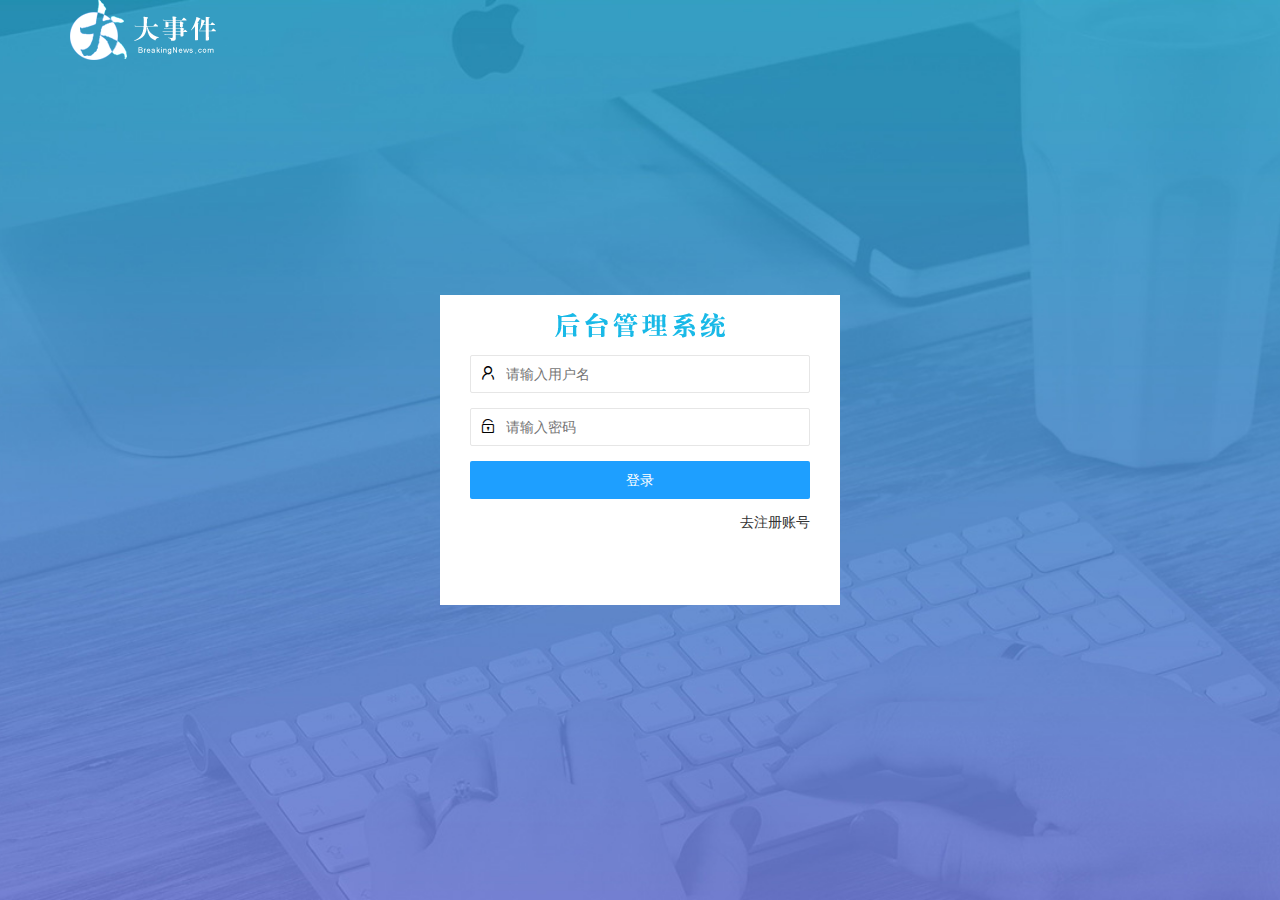
<file: login.html>
<!DOCTYPE html>
<html lang="en">
<head>
  <meta charset="UTF-8">
  <meta name="viewport" content="width=device-width, initial-scale=1.0">
  <title>大事件</title>
  <link rel="stylesheet" href="/assets/lib/layui/css/layui.css">
  <link rel="stylesheet" href="/assets/css/login.css">
  <script src="/assets/lib/layui/layui.all.js"></script>
</head>
<body>
  <!-- 顶部logo -->
  <div class="layui-main">
      <img src="/assets/images/logo.png">
  </div>
  <!-- 登录注册框 -->
  <div class="loginAndRegBox">
    <!-- 标题 -->
    <div class="title-box"></div>
    <!-- 登录框 -->
    <div class="login-box">
      <form class="layui-form form" action="" id="form_login">
        <div class="layui-form-item">
          <i class="layui-icon loginUsernameIcon">&#xe66f;</i>   
          <input type="text" name="username" required  lay-verify="required" placeholder="请输入用户名" autocomplete="off" class="layui-input">
        </div>
        <div class="layui-form-item">
          <i class="layui-icon loginUsernameIcon">&#xe673;</i> 
          <input type="password" name="password" required  lay-verify="required|pwd" placeholder="请输入密码" autocomplete="off" class="layui-input">
        </div>
        <div class="layui-form-item">
          <button type="submit" class="layui-btn layui-btn-normal layui-btn-fluid" lay-submit>登录</button>
        </div>
        <div class="layui-form-item links">
          <a href="javascript:;" id="link_reg">去注册账号</a>
        </div>
      </form>
    </div>
    <!-- 注册框 -->
    <div clayui-formlass="reg-box" class="reg-box">
      <form class="layui-form form" action="" id="form_reg">
        <div class="layui-form-item">
          <i class="layui-icon loginUsernameIcon">&#xe66f;</i>   
          <input type="text" name="username" required  lay-verify="required" placeholder="请输入用户名" autocomplete="off" class="layui-input">
        </div>
        <div class="layui-form-item">
          <i class="layui-icon loginUsernameIcon">&#xe673;</i> 
          <input type="password" name="password" required  lay-verify="required|pwd" placeholder="请输入密码" autocomplete="off" class="layui-input">
        </div>
        <div class="layui-form-item">
          <i class="layui-icon loginUsernameIcon">&#xe673;</i> 
          <input type="password" name="repassword" required  lay-verify="required|pwd|repwd" placeholder="再次确认密码" autocomplete="off" class="layui-input">
        </div>
        <div class="layui-form-item">
          <button type="submit" class="layui-btn layui-btn-normal layui-btn-fluid" lay-submit>注册</button>
        </div>
        <div class="layui-form-item links">
          <a href="javascript:;" id="link_login">去登录</a>
        </div>
      </form>
    </div>
  </div>
</body>
<script src="./assets/lib/jquery.js"></script>
<script src="./assets/js/baseAPI.js"></script>
<script src="./assets/js/login.js"></script>
</html>
</file>
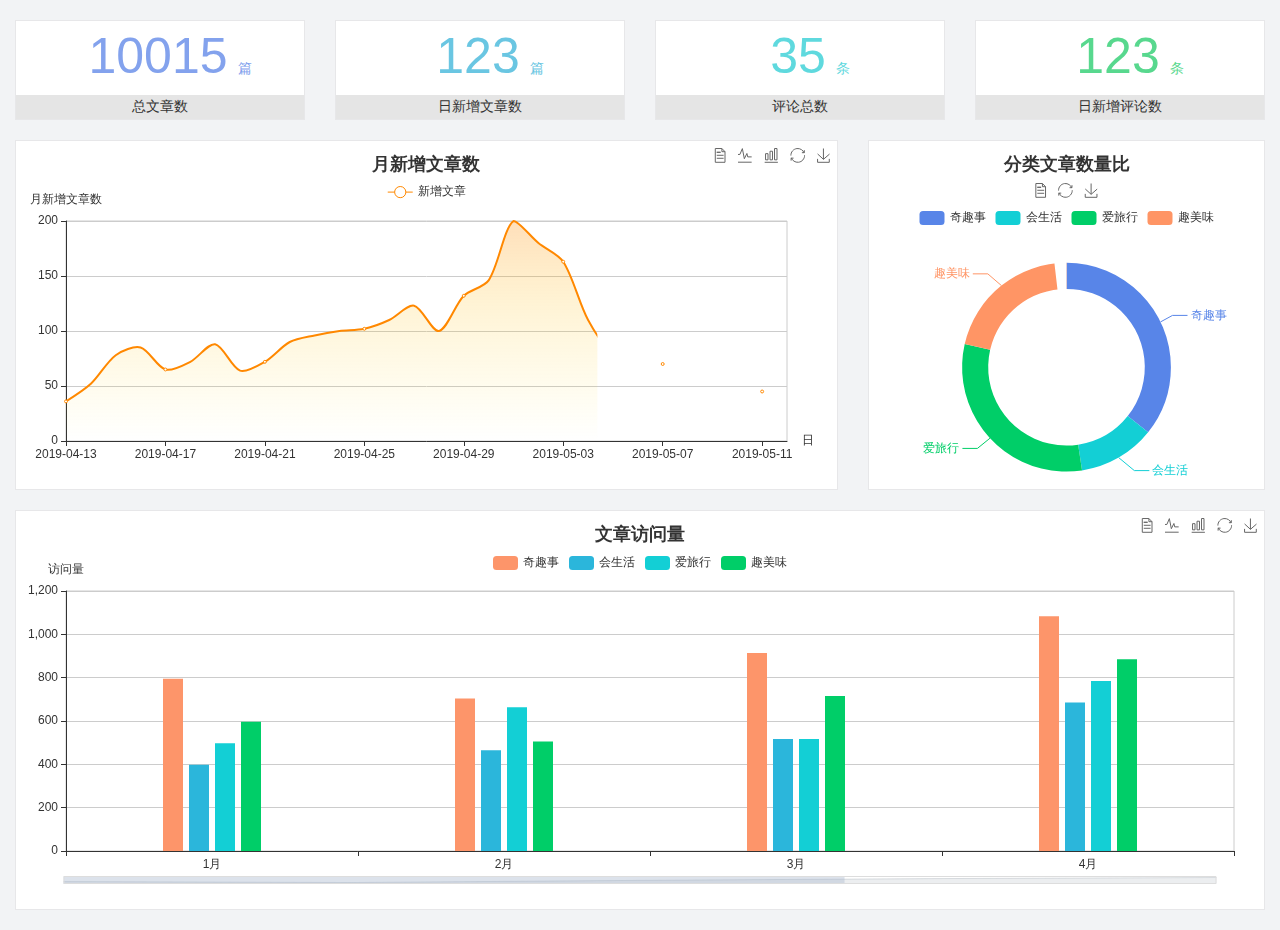
<file: home/dashboard.html>
<!DOCTYPE html>
<html lang="en">

<head>
  <meta charset="UTF-8">
  <meta name="viewport" content="width=device-width, initial-scale=1.0">
  <meta http-equiv="X-UA-Compatible" content="ie=edge">
  <title>图表统计</title>
  <link rel="stylesheet" href="../../assets/lib/bootstrap.css" />
  <link rel="stylesheet" href="../../assets/lib/main.css" />
  <script src="../../assets/lib/jquery.js"></script>
  <script type="text/javascript" src="../../assets/lib/echarts.min.js"></script>
</head>

<body>
  <div class="container-fluid">
    <div class="row spannel_list">
      <div class="col-sm-3 col-xs-6">
        <div class="spannel">
          <em>10015</em><span>篇</span>
          <b>总文章数</b>
        </div>
      </div>
      <div class="col-sm-3 col-xs-6">
        <div class="spannel scolor01">
          <em>123</em><span>篇</span>
          <b>日新增文章数</b>
        </div>
      </div>
      <div class="col-sm-3 col-xs-6">
        <div class="spannel scolor02">
          <em>35</em><span>条</span>
          <b>评论总数</b>
        </div>
      </div>
      <div class="col-sm-3 col-xs-6">
        <div class="spannel scolor03">
          <em>123</em><span>条</span>
          <b>日新增评论数</b>
        </div>
      </div>
    </div>
  </div>

  <div class="container-fluid">
    <div class="row curve-pie">
      <div class="col-lg-8 col-md-8">
        <div class="gragh_pannel" id="curve_show"></div>
      </div>
      <div class="col-lg-4 col-md-4">
        <div class="gragh_pannel" id="pie_show"></div>
      </div>
    </div>
  </div>

  <div class="container-fluid">
    <div class="column_pannel" id="column_show"></div>
  </div>

  <script>
    var oChart = echarts.init(document.getElementById('curve_show'));
    var aList_all = [
      { 'count': 36, 'date': '2019-04-13' },
      { 'count': 52, 'date': '2019-04-14' },
      { 'count': 78, 'date': '2019-04-15' },
      { 'count': 85, 'date': '2019-04-16' },
      { 'count': 65, 'date': '2019-04-17' },
      { 'count': 72, 'date': '2019-04-18' },
      { 'count': 88, 'date': '2019-04-19' },
      { 'count': 64, 'date': '2019-04-20' },
      { 'count': 72, 'date': '2019-04-21' },
      { 'count': 90, 'date': '2019-04-22' },
      { 'count': 96, 'date': '2019-04-23' },
      { 'count': 100, 'date': '2019-04-24' },
      { 'count': 102, 'date': '2019-04-25' },
      { 'count': 110, 'date': '2019-04-26' },
      { 'count': 123, 'date': '2019-04-27' },
      { 'count': 100, 'date': '2019-04-28' },
      { 'count': 132, 'date': '2019-04-29' },
      { 'count': 146, 'date': '2019-04-30' },
      { 'count': 200, 'date': '2019-05-01' },
      { 'count': 180, 'date': '2019-05-02' },
      { 'count': 163, 'date': '2019-05-03' },
      { 'count': 110, 'date': '2019-05-04' },
      { 'count': 80, 'date': '2019-05-05' },
      { 'count': 82, 'date': '2019-05-06' },
      { 'count': 70, 'date': '2019-05-07' },
      { 'count': 65, 'date': '2019-05-08' },
      { 'count': 54, 'date': '2019-05-09' },
      { 'count': 40, 'date': '2019-05-10' },
      { 'count': 45, 'date': '2019-05-11' },
      { 'count': 38, 'date': '2019-05-12' },
    ];

    let aCount = [];
    let aDate = [];

    for (var i = 0; i < aList_all.length; i++) {
      aCount.push(aList_all[i].count);
      aDate.push(aList_all[i].date);
    }

    var chartopt = {
      title: {
        text: '月新增文章数',
        left: 'center',
        top: '10'
      },
      tooltip: {
        trigger: 'axis'
      },
      legend: {
        data: ['新增文章'],
        top: '40'
      },
      toolbox: {
        show: true,
        feature: {
          mark: { show: true },
          dataView: { show: true, readOnly: false },
          magicType: { show: true, type: ['line', 'bar'] },
          restore: { show: true },
          saveAsImage: { show: true }
        }
      },
      calculable: true,
      xAxis: [
        {
          name: '日',
          type: 'category',
          boundaryGap: false,
          data: aDate
        }
      ],
      yAxis: [
        {
          name: '月新增文章数',
          type: 'value'
        }
      ],
      series: [
        {
          name: '新增文章',
          type: 'line',
          smooth: true,
          itemStyle: { normal: { areaStyle: { type: 'default' }, color: '#f80' }, lineStyle: { color: '#f80' } },
          data: aCount
        }],
      areaStyle: {
        normal: {
          color: new echarts.graphic.LinearGradient(0, 0, 0, 1, [{
            offset: 0,
            color: 'rgba(255,136,0,0.39)'
          }, {
            offset: .34,
            color: 'rgba(255,180,0,0.25)'
          }, {
            offset: 1,
            color: 'rgba(255,222,0,0.00)'
          }])

        }
      },
      grid: {
        show: true,
        x: 50,
        x2: 50,
        y: 80,
        height: 220
      }
    };

    oChart.setOption(chartopt);


    var oPie = echarts.init(document.getElementById('pie_show'));
    var oPieopt =
    {
      title: {
        top: 10,
        text: '分类文章数量比',
        x: 'center'
      },
      tooltip: {
        trigger: 'item',
        formatter: "{a} <br/>{b} : {c} ({d}%)"
      },
      color: ['#5885e8', '#13cfd5', '#00ce68', '#ff9565'],
      legend: {
        x: 'center',
        top: 65,
        data: ['奇趣事', '会生活', '爱旅行', '趣美味']
      },
      toolbox: {
        show: true,
        x: 'center',
        top: 35,
        feature: {
          mark: { show: true },
          dataView: { show: true, readOnly: false },
          magicType: {
            show: true,
            type: ['pie', 'funnel'],
            option: {
              funnel: {
                x: '25%',
                width: '50%',
                funnelAlign: 'left',
                max: 1548
              }
            }
          },
          restore: { show: true },
          saveAsImage: { show: true }
        }
      },
      calculable: true,
      series: [
        {
          name: '访问来源',
          type: 'pie',
          radius: ['45%', '60%'],
          center: ['50%', '65%'],
          data: [
            { value: 300, name: '奇趣事' },
            { value: 100, name: '会生活' },
            { value: 260, name: '爱旅行' },
            { value: 180, name: '趣美味' }
          ]
        }
      ]
    };
    oPie.setOption(oPieopt);



    var oColumn = this.echarts.init(document.getElementById('column_show'));
    var oColumnopt =
    {
      title: {
        text: '文章访问量',
        left: 'center',
        top: '10'
      },
      tooltip: {
        trigger: 'axis'
      },
      legend: {
        data: ['奇趣事', '会生活', '爱旅行', '趣美味'],
        top: '40'
      },
      toolbox: {
        show: true,
        feature: {
          mark: { show: true },
          dataView: { show: true, readOnly: false },
          magicType: { show: true, type: ['line', 'bar'] },
          restore: { show: true },
          saveAsImage: { show: true }
        }
      },
      calculable: true,
      xAxis: [
        {
          type: 'category',
          data: ['1月', '2月', '3月', '4月', '5月']
        }
      ],
      yAxis: [
        {
          name: '访问量',
          type: 'value'
        }
      ],
      series: [
        {
          name: '奇趣事',
          type: 'bar',
          barWidth: 20,
          itemStyle: {
            normal: { areaStyle: { type: 'default' }, color: '#fd956a' }
          },
          data: [800, 708, 920, 1090, 1200]
        },
        {
          name: '会生活',
          type: 'bar',
          barWidth: 20,
          itemStyle: {
            normal: { areaStyle: { type: 'default' }, color: '#2bb6db' }
          },
          data: [400, 468, 520, 690, 800]
        },
        {
          name: '爱旅行',
          type: 'bar',
          barWidth: 20,
          itemStyle: {
            normal: { areaStyle: { type: 'default' }, color: '#13cfd5' }
          },
          data: [500, 668, 520, 790, 900]
        },
        {
          name: '趣美味',
          type: 'bar',
          barWidth: 20,
          itemStyle: {
            normal: { areaStyle: { type: 'default' }, color: '#00ce68' }
          },
          data: [600, 508, 720, 890, 1000]
        }
      ],
      grid: {
        show: true,
        x: 50,
        x2: 30,
        y: 80,
        height: 260
      },
      dataZoom: [//给x轴设置滚动条
        {
          start: 0,//默认为0
          end: 100 - 1000 / 31,//默认为100
          type: 'slider',
          show: true,
          xAxisIndex: [0],
          handleSize: 0,//滑动条的 左右2个滑动条的大小
          height: 8,//组件高度
          left: 45, //左边的距离
          right: 50,//右边的距离
          bottom: 26,//右边的距离
          handleColor: '#ddd',//h滑动图标的颜色
          handleStyle: {
            borderColor: "#cacaca",
            borderWidth: "1",
            shadowBlur: 2,
            background: "#ddd",
            shadowColor: "#ddd",
          }
        }]
    };
    oColumn.setOption(oColumnopt);
  </script>
</body>

</html>
</file>
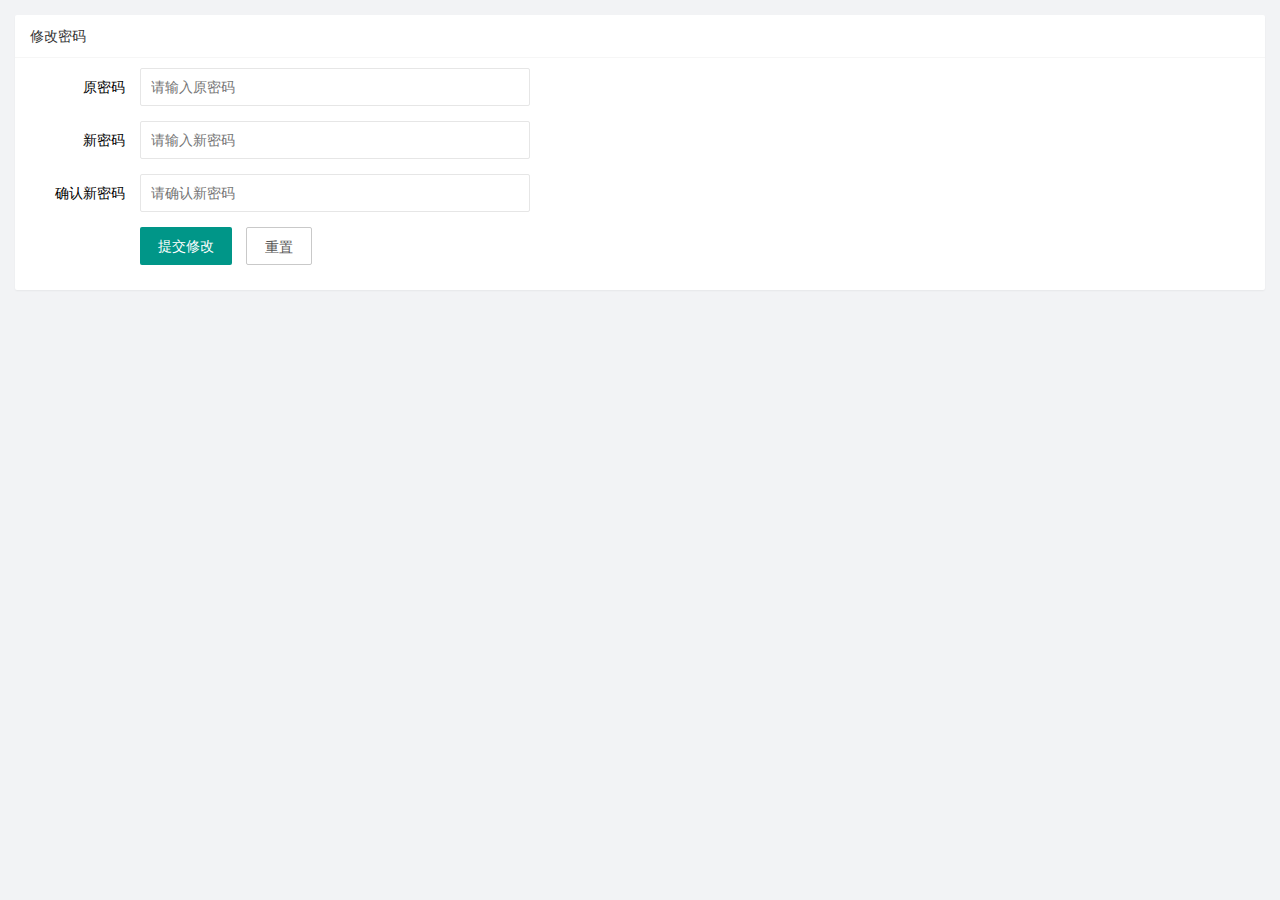
<file: user/repwd.html>
<!DOCTYPE html>
<html lang="en">
<head>
  <meta charset="UTF-8">
  <meta name="viewport" content="width=device-width, initial-scale=1.0">
  <title>Document</title>
  <link rel="stylesheet" href="/assets/lib/layui/css/layui.css">
  <link rel="stylesheet" href="/assets/css/user/repwd.css">
</head>
<body>
  <div class="layui-card">
    <!-- 标题 -->
    <div class="layui-card-header">修改密码</div>
    <div class="layui-card-body">
      <!-- 表单 -->
      <form class="layui-form" lay-filter="userInfo">
        <input type="hidden" name="id">
        <div class="layui-form-item">
          <label class="layui-form-label">原密码</label>
          <div class="layui-input-block">
            <input type="password" name="oldPwd" required  lay-verify="required|pass" placeholder="请输入原密码" autocomplete="off" class="layui-input">
          </div>
        </div>
        <div class="layui-form-item">
          <label class="layui-form-label">新密码</label>
          <div class="layui-input-block">
            <input type="password" name="newPwd" required  lay-verify="required|pass|samePwd" placeholder="请输入新密码" autocomplete="off" class="layui-input">
          </div>
        </div>
        <div class="layui-form-item">
          <label class="layui-form-label">确认新密码
          </label>
          <div class="layui-input-block">
            <input type="password" name="" required  lay-verify="required|rePwd" placeholder="请确认新密码
            " autocomplete="off" class="layui-input">
          </div>
        </div>
        <div class="layui-form-item">
          <div class="layui-input-block">
            <button type="submit" class="layui-btn" lay-submit lay-filter="formDemo">提交修改</button>
            <button type="reset" class="layui-btn layui-btn-primary">重置</button>
          </div>
        </div>
     </form>
    </div>
  </div>
</body>
<script src="/assets/lib/layui/layui.all.js"></script>
<script src="/assets/lib/jquery.js"></script>
<script src="/assets/js/baseAPI.js"></script>
<script src="/assets/js/user/repwd.js"></script>
</html>
</file>
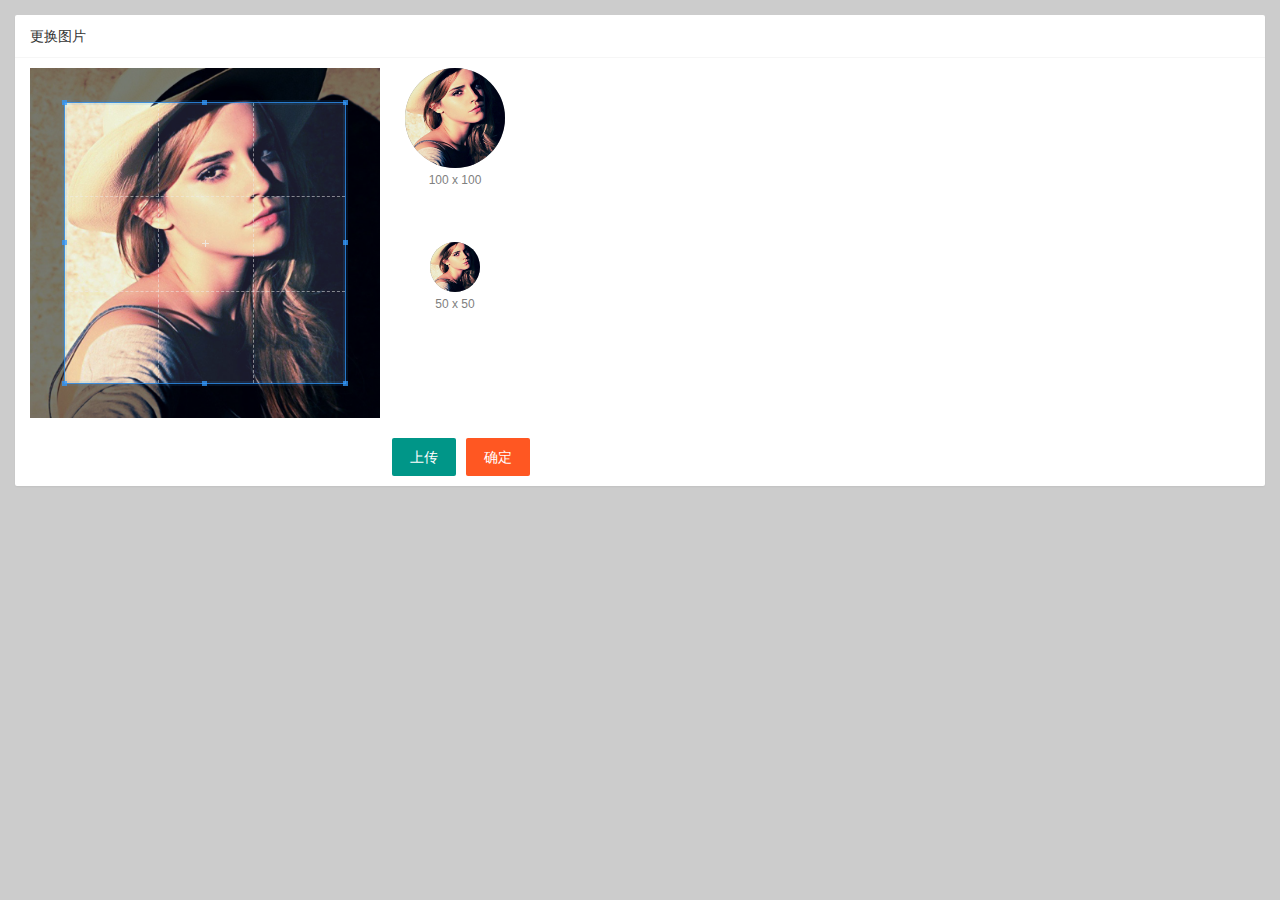
<file: user/userAvatar.html>
<!DOCTYPE html>
<html lang="en">
<head>
  <meta charset="UTF-8">
  <meta name="viewport" content="width=device-width, initial-scale=1.0">
  <title>Document</title>
  <link rel="stylesheet" href="/assets/lib/layui/css/layui.css">
  <link rel="stylesheet" href="/assets/lib/cropper/cropper.css" />
  <link rel="stylesheet" href="/assets/css/user/userAvatar.css">
</head>
<body>
  <div class="layui-card">
    <div class="layui-card-header">更换图片</div>
    <div class="layui-card-body">
      <!-- 第一行的图片裁剪和预览区域 -->
  <div class="row1">
    <!-- 图片裁剪区域 -->
    <div class="cropper-box">
      <!-- 这个 img 标签很重要，将来会把它初始化为裁剪区域 -->
      <img id="image" src="/assets/images/sample.jpg" />
    </div>
    <!-- 图片的预览区域 -->
    <div class="preview-box">
      <div>
        <!-- 宽高为 100px 的预览区域 -->
        <div class="img-preview w100"></div>
        <p class="size">100 x 100</p>
      </div>
      <div>
        <!-- 宽高为 50px 的预览区域 -->
        <div class="img-preview w50"></div>
        <p class="size">50 x 50</p>
      </div>
    </div>
  </div>

  <!-- 第二行的按钮区域 -->
  <div class="row2">
    <input type="file" id="file" accept="image/png,image/jpeg" />
    <button type="button" class="layui-btn" id="upload">上传</button>
    <button type="button" class="layui-btn layui-btn-danger" id="confirm">确定</button>
  </div>
    </div>
  </div>
</body>
<script src="/assets/lib/jquery.js"></script>
<script src="/assets/js/baseAPI.js"></script>
<script src="/assets/lib/layui/layui.all.js"></script>
<script src="/assets/lib/cropper/Cropper.js"></script>
<script src="/assets/lib/cropper/jquery-cropper.js"></script>
<script src="/assets/js/user/userAvatar.js"></script>
</html>
</file>
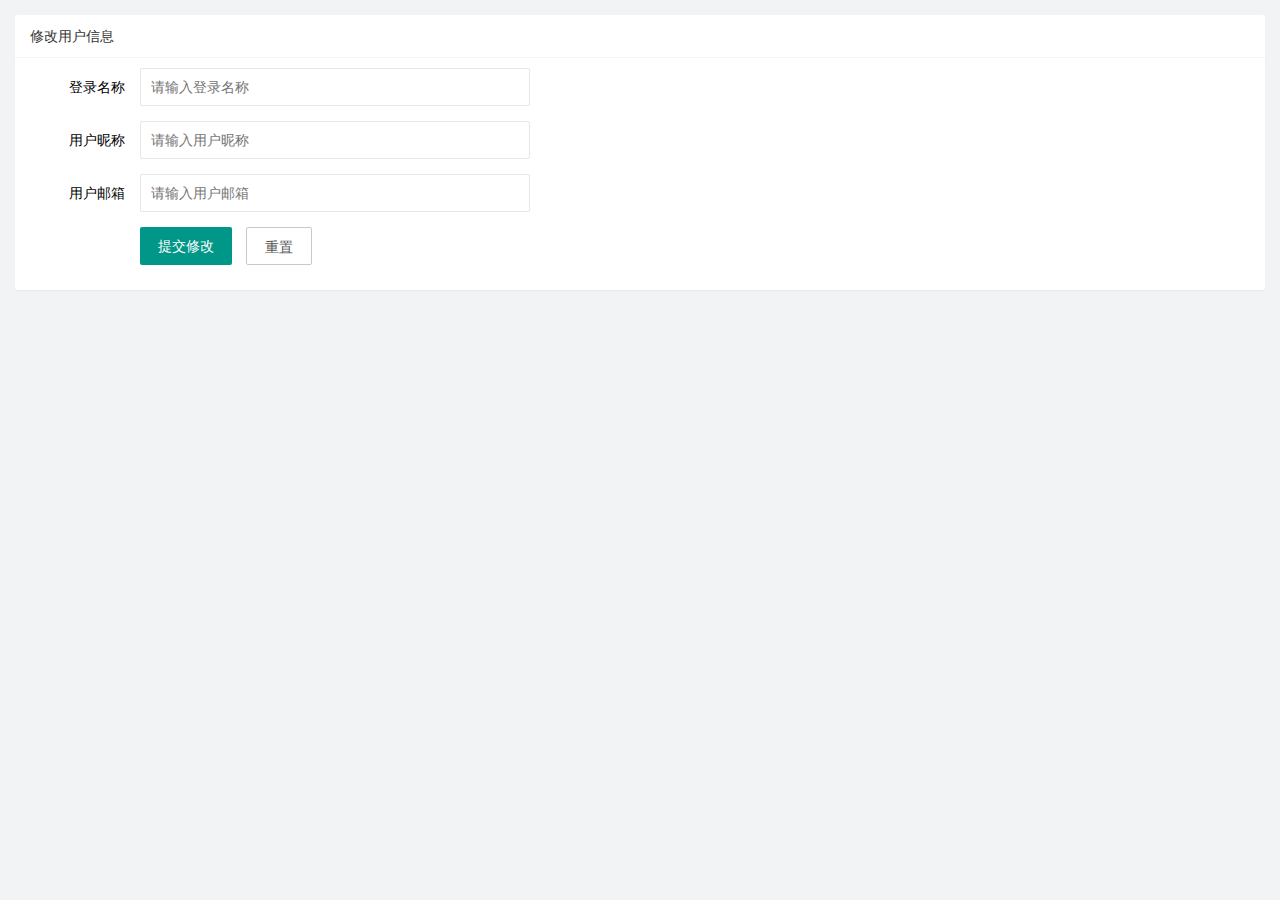
<file: user/userInfo.html>
<!DOCTYPE html>
<html lang="en">
<head>
  <meta charset="UTF-8">
  <meta name="viewport" content="width=device-width, initial-scale=1.0">
  <title>Document</title>
  <link rel="stylesheet" href="/assets/lib/layui/css/layui.css">
  <link rel="stylesheet" href="/assets/css/user/userInfo.css">
</head>
<body>
  <div class="layui-card">
    <!-- 标题 -->
    <div class="layui-card-header">修改用户信息</div>
    <div class="layui-card-body">
      <!-- 表单 -->
      <form class="layui-form" lay-filter="userInfo">
        <input type="hidden" name="id">
        <div class="layui-form-item">
          <label class="layui-form-label">登录名称</label>
          <div class="layui-input-block">
            <input readonly type="text" name="username" required  lay-verify="required" placeholder="请输入登录名称" autocomplete="off" class="layui-input">
          </div>
        </div>
        <div class="layui-form-item">
          <label class="layui-form-label">用户昵称</label>
          <div class="layui-input-block">
            <input type="text" name="nickname" required  lay-verify="required|nickname" placeholder="请输入用户昵称" autocomplete="off" class="layui-input">
          </div>
        </div>
        <div class="layui-form-item">
          <label class="layui-form-label">用户邮箱
          </label>
          <div class="layui-input-block">
            <input type="text" name="email" required  lay-verify="required|email" placeholder="请输入用户邮箱
            " autocomplete="off" class="layui-input">
          </div>
        </div>
        <div class="layui-form-item">
          <div class="layui-input-block">
            <button type="submit" class="layui-btn" lay-submit lay-filter="formDemo">提交修改</button>
            <button type="reset" class="layui-btn layui-btn-primary" id="resetInfo">重置</button>
          </div>
        </div>
     </form>
    </div>
  </div>
</body>
<script src="/assets/lib/layui/layui.all.js"></script>
<script src="/assets/lib/jquery.js"></script>
<script src="/assets/js/baseAPI.js"></script>
<script src="/assets/js/user/userInfo.js"></script>
</html>
</file>
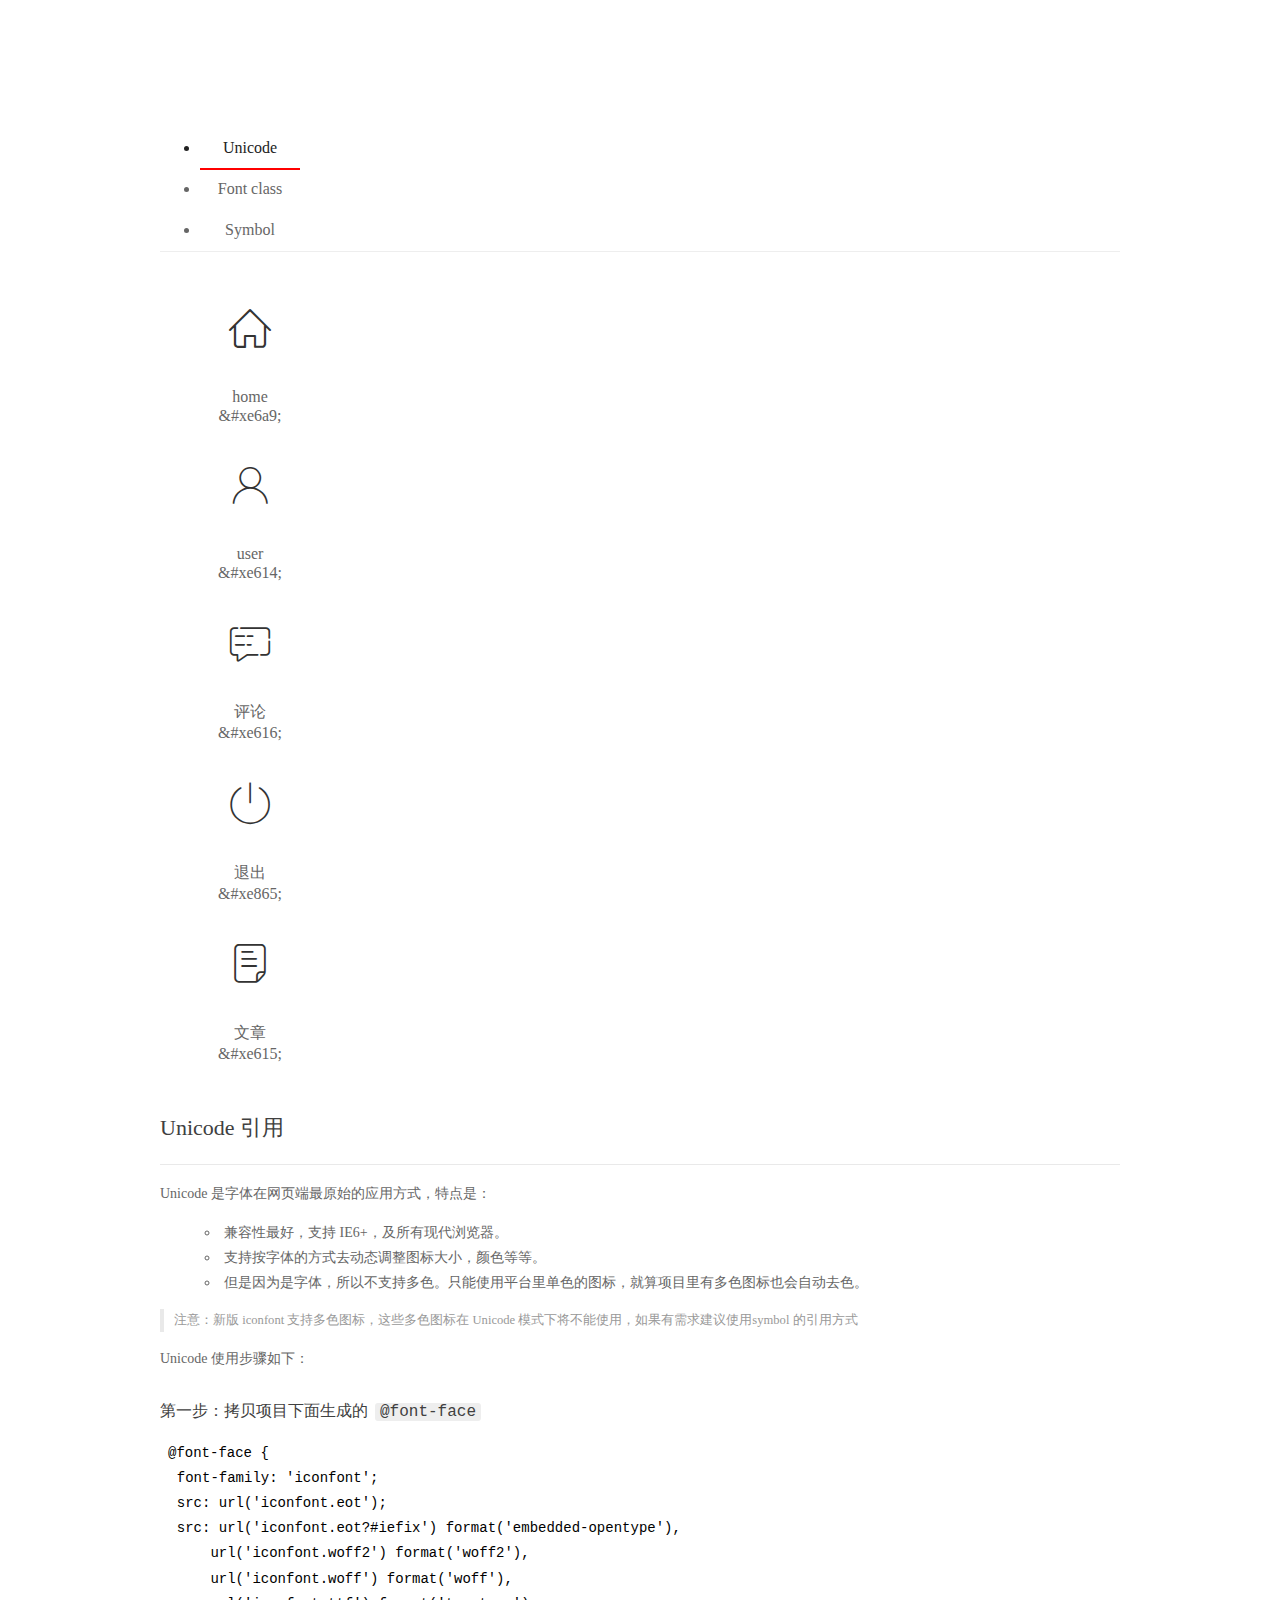
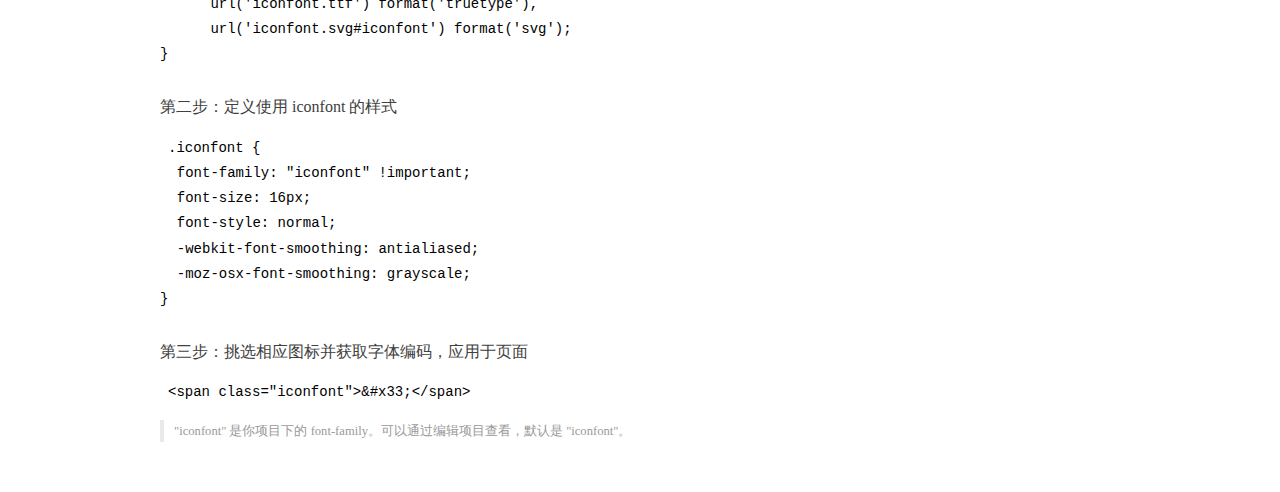
<file: assets/fonts/demo_index.html>
<!DOCTYPE html>
<html>
<head>
  <meta charset="utf-8"/>
  <title>IconFont Demo</title>
  <link rel="shortcut icon" href="https://gtms04.alicdn.com/tps/i4/TB1_oz6GVXXXXaFXpXXJDFnIXXX-64-64.ico" type="image/x-icon"/>
  <link rel="stylesheet" href="https://g.alicdn.com/thx/cube/1.3.2/cube.min.css">
  <link rel="stylesheet" href="demo.css">
  <link rel="stylesheet" href="iconfont.css">
  <script src="iconfont.js"></script>
  <!-- jQuery -->
  <script src="https://a1.alicdn.com/oss/uploads/2018/12/26/7bfddb60-08e8-11e9-9b04-53e73bb6408b.js"></script>
  <!-- 代码高亮 -->
  <script src="https://a1.alicdn.com/oss/uploads/2018/12/26/a3f714d0-08e6-11e9-8a15-ebf944d7534c.js"></script>
</head>
<body>
  <div class="main">
    <h1 class="logo"><a href="https://www.iconfont.cn/" title="iconfont 首页" target="_blank">&#xe86b;</a></h1>
    <div class="nav-tabs">
      <ul id="tabs" class="dib-box">
        <li class="dib active"><span>Unicode</span></li>
        <li class="dib"><span>Font class</span></li>
        <li class="dib"><span>Symbol</span></li>
      </ul>
      
    </div>
    <div class="tab-container">
      <div class="content unicode" style="display: block;">
          <ul class="icon_lists dib-box">
          
            <li class="dib">
              <span class="icon iconfont">&#xe6a9;</span>
                <div class="name">home</div>
                <div class="code-name">&amp;#xe6a9;</div>
              </li>
          
            <li class="dib">
              <span class="icon iconfont">&#xe614;</span>
                <div class="name">user</div>
                <div class="code-name">&amp;#xe614;</div>
              </li>
          
            <li class="dib">
              <span class="icon iconfont">&#xe616;</span>
                <div class="name">评论</div>
                <div class="code-name">&amp;#xe616;</div>
              </li>
          
            <li class="dib">
              <span class="icon iconfont">&#xe865;</span>
                <div class="name">退出</div>
                <div class="code-name">&amp;#xe865;</div>
              </li>
          
            <li class="dib">
              <span class="icon iconfont">&#xe615;</span>
                <div class="name">文章</div>
                <div class="code-name">&amp;#xe615;</div>
              </li>
          
          </ul>
          <div class="article markdown">
          <h2 id="unicode-">Unicode 引用</h2>
          <hr>

          <p>Unicode 是字体在网页端最原始的应用方式，特点是：</p>
          <ul>
            <li>兼容性最好，支持 IE6+，及所有现代浏览器。</li>
            <li>支持按字体的方式去动态调整图标大小，颜色等等。</li>
            <li>但是因为是字体，所以不支持多色。只能使用平台里单色的图标，就算项目里有多色图标也会自动去色。</li>
          </ul>
          <blockquote>
            <p>注意：新版 iconfont 支持多色图标，这些多色图标在 Unicode 模式下将不能使用，如果有需求建议使用symbol 的引用方式</p>
          </blockquote>
          <p>Unicode 使用步骤如下：</p>
          <h3 id="-font-face">第一步：拷贝项目下面生成的 <code>@font-face</code></h3>
<pre><code class="language-css"
>@font-face {
  font-family: 'iconfont';
  src: url('iconfont.eot');
  src: url('iconfont.eot?#iefix') format('embedded-opentype'),
      url('iconfont.woff2') format('woff2'),
      url('iconfont.woff') format('woff'),
      url('iconfont.ttf') format('truetype'),
      url('iconfont.svg#iconfont') format('svg');
}
</code></pre>
          <h3 id="-iconfont-">第二步：定义使用 iconfont 的样式</h3>
<pre><code class="language-css"
>.iconfont {
  font-family: "iconfont" !important;
  font-size: 16px;
  font-style: normal;
  -webkit-font-smoothing: antialiased;
  -moz-osx-font-smoothing: grayscale;
}
</code></pre>
          <h3 id="-">第三步：挑选相应图标并获取字体编码，应用于页面</h3>
<pre>
<code class="language-html"
>&lt;span class="iconfont"&gt;&amp;#x33;&lt;/span&gt;
</code></pre>
          <blockquote>
            <p>"iconfont" 是你项目下的 font-family。可以通过编辑项目查看，默认是 "iconfont"。</p>
          </blockquote>
          </div>
      </div>
      <div class="content font-class">
        <ul class="icon_lists dib-box">
          
          <li class="dib">
            <span class="icon iconfont icon-home"></span>
            <div class="name">
              home
            </div>
            <div class="code-name">.icon-home
            </div>
          </li>
          
          <li class="dib">
            <span class="icon iconfont icon-user"></span>
            <div class="name">
              user
            </div>
            <div class="code-name">.icon-user
            </div>
          </li>
          
          <li class="dib">
            <span class="icon iconfont icon-pinglun"></span>
            <div class="name">
              评论
            </div>
            <div class="code-name">.icon-pinglun
            </div>
          </li>
          
          <li class="dib">
            <span class="icon iconfont icon-tuichu"></span>
            <div class="name">
              退出
            </div>
            <div class="code-name">.icon-tuichu
            </div>
          </li>
          
          <li class="dib">
            <span class="icon iconfont icon-16"></span>
            <div class="name">
              文章
            </div>
            <div class="code-name">.icon-16
            </div>
          </li>
          
        </ul>
        <div class="article markdown">
        <h2 id="font-class-">font-class 引用</h2>
        <hr>

        <p>font-class 是 Unicode 使用方式的一种变种，主要是解决 Unicode 书写不直观，语意不明确的问题。</p>
        <p>与 Unicode 使用方式相比，具有如下特点：</p>
        <ul>
          <li>兼容性良好，支持 IE8+，及所有现代浏览器。</li>
          <li>相比于 Unicode 语意明确，书写更直观。可以很容易分辨这个 icon 是什么。</li>
          <li>因为使用 class 来定义图标，所以当要替换图标时，只需要修改 class 里面的 Unicode 引用。</li>
          <li>不过因为本质上还是使用的字体，所以多色图标还是不支持的。</li>
        </ul>
        <p>使用步骤如下：</p>
        <h3 id="-fontclass-">第一步：引入项目下面生成的 fontclass 代码：</h3>
<pre><code class="language-html">&lt;link rel="stylesheet" href="./iconfont.css"&gt;
</code></pre>
        <h3 id="-">第二步：挑选相应图标并获取类名，应用于页面：</h3>
<pre><code class="language-html">&lt;span class="iconfont icon-xxx"&gt;&lt;/span&gt;
</code></pre>
        <blockquote>
          <p>"
            iconfont" 是你项目下的 font-family。可以通过编辑项目查看，默认是 "iconfont"。</p>
        </blockquote>
      </div>
      </div>
      <div class="content symbol">
          <ul class="icon_lists dib-box">
          
            <li class="dib">
                <svg class="icon svg-icon" aria-hidden="true">
                  <use xlink:href="#icon-home"></use>
                </svg>
                <div class="name">home</div>
                <div class="code-name">#icon-home</div>
            </li>
          
            <li class="dib">
                <svg class="icon svg-icon" aria-hidden="true">
                  <use xlink:href="#icon-user"></use>
                </svg>
                <div class="name">user</div>
                <div class="code-name">#icon-user</div>
            </li>
          
            <li class="dib">
                <svg class="icon svg-icon" aria-hidden="true">
                  <use xlink:href="#icon-pinglun"></use>
                </svg>
                <div class="name">评论</div>
                <div class="code-name">#icon-pinglun</div>
            </li>
          
            <li class="dib">
                <svg class="icon svg-icon" aria-hidden="true">
                  <use xlink:href="#icon-tuichu"></use>
                </svg>
                <div class="name">退出</div>
                <div class="code-name">#icon-tuichu</div>
            </li>
          
            <li class="dib">
                <svg class="icon svg-icon" aria-hidden="true">
                  <use xlink:href="#icon-16"></use>
                </svg>
                <div class="name">文章</div>
                <div class="code-name">#icon-16</div>
            </li>
          
          </ul>
          <div class="article markdown">
          <h2 id="symbol-">Symbol 引用</h2>
          <hr>

          <p>这是一种全新的使用方式，应该说这才是未来的主流，也是平台目前推荐的用法。相关介绍可以参考这篇<a href="">文章</a>
            这种用法其实是做了一个 SVG 的集合，与另外两种相比具有如下特点：</p>
          <ul>
            <li>支持多色图标了，不再受单色限制。</li>
            <li>通过一些技巧，支持像字体那样，通过 <code>font-size</code>, <code>color</code> 来调整样式。</li>
            <li>兼容性较差，支持 IE9+，及现代浏览器。</li>
            <li>浏览器渲染 SVG 的性能一般，还不如 png。</li>
          </ul>
          <p>使用步骤如下：</p>
          <h3 id="-symbol-">第一步：引入项目下面生成的 symbol 代码：</h3>
<pre><code class="language-html">&lt;script src="./iconfont.js"&gt;&lt;/script&gt;
</code></pre>
          <h3 id="-css-">第二步：加入通用 CSS 代码（引入一次就行）：</h3>
<pre><code class="language-html">&lt;style&gt;
.icon {
  width: 1em;
  height: 1em;
  vertical-align: -0.15em;
  fill: currentColor;
  overflow: hidden;
}
&lt;/style&gt;
</code></pre>
          <h3 id="-">第三步：挑选相应图标并获取类名，应用于页面：</h3>
<pre><code class="language-html">&lt;svg class="icon" aria-hidden="true"&gt;
  &lt;use xlink:href="#icon-xxx"&gt;&lt;/use&gt;
&lt;/svg&gt;
</code></pre>
          </div>
      </div>

    </div>
  </div>
  <script>
  $(document).ready(function () {
      $('.tab-container .content:first').show()

      $('#tabs li').click(function (e) {
        var tabContent = $('.tab-container .content')
        var index = $(this).index()

        if ($(this).hasClass('active')) {
          return
        } else {
          $('#tabs li').removeClass('active')
          $(this).addClass('active')

          tabContent.hide().eq(index).fadeIn()
        }
      })
    })
  </script>
</body>
</html>
</file>
<file: assets/lib/layui/css/layui.css>
/** layui-v2.5.5 MIT License By https://www.layui.com */
 .layui-inline,img{display:inline-block;vertical-align:middle}h1,h2,h3,h4,h5,h6{font-weight:400}.layui-edge,.layui-header,.layui-inline,.layui-main{position:relative}.layui-body,.layui-edge,.layui-elip{overflow:hidden}.layui-btn,.layui-edge,.layui-inline,img{vertical-align:middle}.layui-btn,.layui-disabled,.layui-icon,.layui-unselect{-moz-user-select:none;-webkit-user-select:none;-ms-user-select:none}.layui-elip,.layui-form-checkbox span,.layui-form-pane .layui-form-label{text-overflow:ellipsis;white-space:nowrap}.layui-breadcrumb,.layui-tree-btnGroup{visibility:hidden}blockquote,body,button,dd,div,dl,dt,form,h1,h2,h3,h4,h5,h6,input,li,ol,p,pre,td,textarea,th,ul{margin:0;padding:0;-webkit-tap-highlight-color:rgba(0,0,0,0)}a:active,a:hover{outline:0}img{border:none}li{list-style:none}table{border-collapse:collapse;border-spacing:0}h4,h5,h6{font-size:100%}button,input,optgroup,option,select,textarea{font-family:inherit;font-size:inherit;font-style:inherit;font-weight:inherit;outline:0}pre{white-space:pre-wrap;white-space:-moz-pre-wrap;white-space:-pre-wrap;white-space:-o-pre-wrap;word-wrap:break-word}body{line-height:24px;font:14px Helvetica Neue,Helvetica,PingFang SC,Tahoma,Arial,sans-serif}hr{height:1px;margin:10px 0;border:0;clear:both}a{color:#333;text-decoration:none}a:hover{color:#777}a cite{font-style:normal;*cursor:pointer}.layui-border-box,.layui-border-box *{box-sizing:border-box}.layui-box,.layui-box *{box-sizing:content-box}.layui-clear{clear:both;*zoom:1}.layui-clear:after{content:'\20';clear:both;*zoom:1;display:block;height:0}.layui-inline{*display:inline;*zoom:1}.layui-edge{display:inline-block;width:0;height:0;border-width:6px;border-style:dashed;border-color:transparent}.layui-edge-top{top:-4px;border-bottom-color:#999;border-bottom-style:solid}.layui-edge-right{border-left-color:#999;border-left-style:solid}.layui-edge-bottom{top:2px;border-top-color:#999;border-top-style:solid}.layui-edge-left{border-right-color:#999;border-right-style:solid}.layui-disabled,.layui-disabled:hover{color:#d2d2d2!important;cursor:not-allowed!important}.layui-circle{border-radius:100%}.layui-show{display:block!important}.layui-hide{display:none!important}@font-face{font-family:layui-icon;src:url(../font/iconfont.eot?v=250);src:url(../font/iconfont.eot?v=250#iefix) format('embedded-opentype'),url(../font/iconfont.woff2?v=250) format('woff2'),url(../font/iconfont.woff?v=250) format('woff'),url(../font/iconfont.ttf?v=250) format('truetype'),url(../font/iconfont.svg?v=250#layui-icon) format('svg')}.layui-icon{font-family:layui-icon!important;font-size:16px;font-style:normal;-webkit-font-smoothing:antialiased;-moz-osx-font-smoothing:grayscale}.layui-icon-reply-fill:before{content:"\e611"}.layui-icon-set-fill:before{content:"\e614"}.layui-icon-menu-fill:before{content:"\e60f"}.layui-icon-search:before{content:"\e615"}.layui-icon-share:before{content:"\e641"}.layui-icon-set-sm:before{content:"\e620"}.layui-icon-engine:before{content:"\e628"}.layui-icon-close:before{content:"\1006"}.layui-icon-close-fill:before{content:"\1007"}.layui-icon-chart-screen:before{content:"\e629"}.layui-icon-star:before{content:"\e600"}.layui-icon-circle-dot:before{content:"\e617"}.layui-icon-chat:before{content:"\e606"}.layui-icon-release:before{content:"\e609"}.layui-icon-list:before{content:"\e60a"}.layui-icon-chart:before{content:"\e62c"}.layui-icon-ok-circle:before{content:"\1005"}.layui-icon-layim-theme:before{content:"\e61b"}.layui-icon-table:before{content:"\e62d"}.layui-icon-right:before{content:"\e602"}.layui-icon-left:before{content:"\e603"}.layui-icon-cart-simple:before{content:"\e698"}.layui-icon-face-cry:before{content:"\e69c"}.layui-icon-face-smile:before{content:"\e6af"}.layui-icon-survey:before{content:"\e6b2"}.layui-icon-tree:before{content:"\e62e"}.layui-icon-upload-circle:before{content:"\e62f"}.layui-icon-add-circle:before{content:"\e61f"}.layui-icon-download-circle:before{content:"\e601"}.layui-icon-templeate-1:before{content:"\e630"}.layui-icon-util:before{content:"\e631"}.layui-icon-face-surprised:before{content:"\e664"}.layui-icon-edit:before{content:"\e642"}.layui-icon-speaker:before{content:"\e645"}.layui-icon-down:before{content:"\e61a"}.layui-icon-file:before{content:"\e621"}.layui-icon-layouts:before{content:"\e632"}.layui-icon-rate-half:before{content:"\e6c9"}.layui-icon-add-circle-fine:before{content:"\e608"}.layui-icon-prev-circle:before{content:"\e633"}.layui-icon-read:before{content:"\e705"}.layui-icon-404:before{content:"\e61c"}.layui-icon-carousel:before{content:"\e634"}.layui-icon-help:before{content:"\e607"}.layui-icon-code-circle:before{content:"\e635"}.layui-icon-water:before{content:"\e636"}.layui-icon-username:before{content:"\e66f"}.layui-icon-find-fill:before{content:"\e670"}.layui-icon-about:before{content:"\e60b"}.layui-icon-location:before{content:"\e715"}.layui-icon-up:before{content:"\e619"}.layui-icon-pause:before{content:"\e651"}.layui-icon-date:before{content:"\e637"}.layui-icon-layim-uploadfile:before{content:"\e61d"}.layui-icon-delete:before{content:"\e640"}.layui-icon-play:before{content:"\e652"}.layui-icon-top:before{content:"\e604"}.layui-icon-friends:before{content:"\e612"}.layui-icon-refresh-3:before{content:"\e9aa"}.layui-icon-ok:before{content:"\e605"}.layui-icon-layer:before{content:"\e638"}.layui-icon-face-smile-fine:before{content:"\e60c"}.layui-icon-dollar:before{content:"\e659"}.layui-icon-group:before{content:"\e613"}.layui-icon-layim-download:before{content:"\e61e"}.layui-icon-picture-fine:before{content:"\e60d"}.layui-icon-link:before{content:"\e64c"}.layui-icon-diamond:before{content:"\e735"}.layui-icon-log:before{content:"\e60e"}.layui-icon-rate-solid:before{content:"\e67a"}.layui-icon-fonts-del:before{content:"\e64f"}.layui-icon-unlink:before{content:"\e64d"}.layui-icon-fonts-clear:before{content:"\e639"}.layui-icon-triangle-r:before{content:"\e623"}.layui-icon-circle:before{content:"\e63f"}.layui-icon-radio:before{content:"\e643"}.layui-icon-align-center:before{content:"\e647"}.layui-icon-align-right:before{content:"\e648"}.layui-icon-align-left:before{content:"\e649"}.layui-icon-loading-1:before{content:"\e63e"}.layui-icon-return:before{content:"\e65c"}.layui-icon-fonts-strong:before{content:"\e62b"}.layui-icon-upload:before{content:"\e67c"}.layui-icon-dialogue:before{content:"\e63a"}.layui-icon-video:before{content:"\e6ed"}.layui-icon-headset:before{content:"\e6fc"}.layui-icon-cellphone-fine:before{content:"\e63b"}.layui-icon-add-1:before{content:"\e654"}.layui-icon-face-smile-b:before{content:"\e650"}.layui-icon-fonts-html:before{content:"\e64b"}.layui-icon-form:before{content:"\e63c"}.layui-icon-cart:before{content:"\e657"}.layui-icon-camera-fill:before{content:"\e65d"}.layui-icon-tabs:before{content:"\e62a"}.layui-icon-fonts-code:before{content:"\e64e"}.layui-icon-fire:before{content:"\e756"}.layui-icon-set:before{content:"\e716"}.layui-icon-fonts-u:before{content:"\e646"}.layui-icon-triangle-d:before{content:"\e625"}.layui-icon-tips:before{content:"\e702"}.layui-icon-picture:before{content:"\e64a"}.layui-icon-more-vertical:before{content:"\e671"}.layui-icon-flag:before{content:"\e66c"}.layui-icon-loading:before{content:"\e63d"}.layui-icon-fonts-i:before{content:"\e644"}.layui-icon-refresh-1:before{content:"\e666"}.layui-icon-rmb:before{content:"\e65e"}.layui-icon-home:before{content:"\e68e"}.layui-icon-user:before{content:"\e770"}.layui-icon-notice:before{content:"\e667"}.layui-icon-login-weibo:before{content:"\e675"}.layui-icon-voice:before{content:"\e688"}.layui-icon-upload-drag:before{content:"\e681"}.layui-icon-login-qq:before{content:"\e676"}.layui-icon-snowflake:before{content:"\e6b1"}.layui-icon-file-b:before{content:"\e655"}.layui-icon-template:before{content:"\e663"}.layui-icon-auz:before{content:"\e672"}.layui-icon-console:before{content:"\e665"}.layui-icon-app:before{content:"\e653"}.layui-icon-prev:before{content:"\e65a"}.layui-icon-website:before{content:"\e7ae"}.layui-icon-next:before{content:"\e65b"}.layui-icon-component:before{content:"\e857"}.layui-icon-more:before{content:"\e65f"}.layui-icon-login-wechat:before{content:"\e677"}.layui-icon-shrink-right:before{content:"\e668"}.layui-icon-spread-left:before{content:"\e66b"}.layui-icon-camera:before{content:"\e660"}.layui-icon-note:before{content:"\e66e"}.layui-icon-refresh:before{content:"\e669"}.layui-icon-female:before{content:"\e661"}.layui-icon-male:before{content:"\e662"}.layui-icon-password:before{content:"\e673"}.layui-icon-senior:before{content:"\e674"}.layui-icon-theme:before{content:"\e66a"}.layui-icon-tread:before{content:"\e6c5"}.layui-icon-praise:before{content:"\e6c6"}.layui-icon-star-fill:before{content:"\e658"}.layui-icon-rate:before{content:"\e67b"}.layui-icon-template-1:before{content:"\e656"}.layui-icon-vercode:before{content:"\e679"}.layui-icon-cellphone:before{content:"\e678"}.layui-icon-screen-full:before{content:"\e622"}.layui-icon-screen-restore:before{content:"\e758"}.layui-icon-cols:before{content:"\e610"}.layui-icon-export:before{content:"\e67d"}.layui-icon-print:before{content:"\e66d"}.layui-icon-slider:before{content:"\e714"}.layui-icon-addition:before{content:"\e624"}.layui-icon-subtraction:before{content:"\e67e"}.layui-icon-service:before{content:"\e626"}.layui-icon-transfer:before{content:"\e691"}.layui-main{width:1140px;margin:0 auto}.layui-header{z-index:1000;height:60px}.layui-header a:hover{transition:all .5s;-webkit-transition:all .5s}.layui-side{position:fixed;left:0;top:0;bottom:0;z-index:999;width:200px;overflow-x:hidden}.layui-side-scroll{position:relative;width:220px;height:100%;overflow-x:hidden}.layui-body{position:absolute;left:200px;right:0;top:0;bottom:0;z-index:998;width:auto;overflow-y:auto;box-sizing:border-box}.layui-layout-body{overflow:hidden}.layui-layout-admin .layui-header{background-color:#23262E}.layui-layout-admin .layui-side{top:60px;width:200px;overflow-x:hidden}.layui-layout-admin .layui-body{position:fixed;top:60px;bottom:44px}.layui-layout-admin .layui-main{width:auto;margin:0 15px}.layui-layout-admin .layui-footer{position:fixed;left:200px;right:0;bottom:0;height:44px;line-height:44px;padding:0 15px;background-color:#eee}.layui-layout-admin .layui-logo{position:absolute;left:0;top:0;width:200px;height:100%;line-height:60px;text-align:center;color:#009688;font-size:16px}.layui-layout-admin .layui-header .layui-nav{background:0 0}.layui-layout-left{position:absolute!important;left:200px;top:0}.layui-layout-right{position:absolute!important;right:0;top:0}.layui-container{position:relative;margin:0 auto;padding:0 15px;box-sizing:border-box}.layui-fluid{position:relative;margin:0 auto;padding:0 15px}.layui-row:after,.layui-row:before{content:'';display:block;clear:both}.layui-col-lg1,.layui-col-lg10,.layui-col-lg11,.layui-col-lg12,.layui-col-lg2,.layui-col-lg3,.layui-col-lg4,.layui-col-lg5,.layui-col-lg6,.layui-col-lg7,.layui-col-lg8,.layui-col-lg9,.layui-col-md1,.layui-col-md10,.layui-col-md11,.layui-col-md12,.layui-col-md2,.layui-col-md3,.layui-col-md4,.layui-col-md5,.layui-col-md6,.layui-col-md7,.layui-col-md8,.layui-col-md9,.layui-col-sm1,.layui-col-sm10,.layui-col-sm11,.layui-col-sm12,.layui-col-sm2,.layui-col-sm3,.layui-col-sm4,.layui-col-sm5,.layui-col-sm6,.layui-col-sm7,.layui-col-sm8,.layui-col-sm9,.layui-col-xs1,.layui-col-xs10,.layui-col-xs11,.layui-col-xs12,.layui-col-xs2,.layui-col-xs3,.layui-col-xs4,.layui-col-xs5,.layui-col-xs6,.layui-col-xs7,.layui-col-xs8,.layui-col-xs9{position:relative;display:block;box-sizing:border-box}.layui-col-xs1,.layui-col-xs10,.layui-col-xs11,.layui-col-xs12,.layui-col-xs2,.layui-col-xs3,.layui-col-xs4,.layui-col-xs5,.layui-col-xs6,.layui-col-xs7,.layui-col-xs8,.layui-col-xs9{float:left}.layui-col-xs1{width:8.33333333%}.layui-col-xs2{width:16.66666667%}.layui-col-xs3{width:25%}.layui-col-xs4{width:33.33333333%}.layui-col-xs5{width:41.66666667%}.layui-col-xs6{width:50%}.layui-col-xs7{width:58.33333333%}.layui-col-xs8{width:66.66666667%}.layui-col-xs9{width:75%}.layui-col-xs10{width:83.33333333%}.layui-col-xs11{width:91.66666667%}.layui-col-xs12{width:100%}.layui-col-xs-offset1{margin-left:8.33333333%}.layui-col-xs-offset2{margin-left:16.66666667%}.layui-col-xs-offset3{margin-left:25%}.layui-col-xs-offset4{margin-left:33.33333333%}.layui-col-xs-offset5{margin-left:41.66666667%}.layui-col-xs-offset6{margin-left:50%}.layui-col-xs-offset7{margin-left:58.33333333%}.layui-col-xs-offset8{margin-left:66.66666667%}.layui-col-xs-offset9{margin-left:75%}.layui-col-xs-offset10{margin-left:83.33333333%}.layui-col-xs-offset11{margin-left:91.66666667%}.layui-col-xs-offset12{margin-left:100%}@media screen and (max-width:768px){.layui-hide-xs{display:none!important}.layui-show-xs-block{display:block!important}.layui-show-xs-inline{display:inline!important}.layui-show-xs-inline-block{display:inline-block!important}}@media screen and (min-width:768px){.layui-container{width:750px}.layui-hide-sm{display:none!important}.layui-show-sm-block{display:block!important}.layui-show-sm-inline{display:inline!important}.layui-show-sm-inline-block{display:inline-block!important}.layui-col-sm1,.layui-col-sm10,.layui-col-sm11,.layui-col-sm12,.layui-col-sm2,.layui-col-sm3,.layui-col-sm4,.layui-col-sm5,.layui-col-sm6,.layui-col-sm7,.layui-col-sm8,.layui-col-sm9{float:left}.layui-col-sm1{width:8.33333333%}.layui-col-sm2{width:16.66666667%}.layui-col-sm3{width:25%}.layui-col-sm4{width:33.33333333%}.layui-col-sm5{width:41.66666667%}.layui-col-sm6{width:50%}.layui-col-sm7{width:58.33333333%}.layui-col-sm8{width:66.66666667%}.layui-col-sm9{width:75%}.layui-col-sm10{width:83.33333333%}.layui-col-sm11{width:91.66666667%}.layui-col-sm12{width:100%}.layui-col-sm-offset1{margin-left:8.33333333%}.layui-col-sm-offset2{margin-left:16.66666667%}.layui-col-sm-offset3{margin-left:25%}.layui-col-sm-offset4{margin-left:33.33333333%}.layui-col-sm-offset5{margin-left:41.66666667%}.layui-col-sm-offset6{margin-left:50%}.layui-col-sm-offset7{margin-left:58.33333333%}.layui-col-sm-offset8{margin-left:66.66666667%}.layui-col-sm-offset9{margin-left:75%}.layui-col-sm-offset10{margin-left:83.33333333%}.layui-col-sm-offset11{margin-left:91.66666667%}.layui-col-sm-offset12{margin-left:100%}}@media screen and (min-width:992px){.layui-container{width:970px}.layui-hide-md{display:none!important}.layui-show-md-block{display:block!important}.layui-show-md-inline{display:inline!important}.layui-show-md-inline-block{display:inline-block!important}.layui-col-md1,.layui-col-md10,.layui-col-md11,.layui-col-md12,.layui-col-md2,.layui-col-md3,.layui-col-md4,.layui-col-md5,.layui-col-md6,.layui-col-md7,.layui-col-md8,.layui-col-md9{float:left}.layui-col-md1{width:8.33333333%}.layui-col-md2{width:16.66666667%}.layui-col-md3{width:25%}.layui-col-md4{width:33.33333333%}.layui-col-md5{width:41.66666667%}.layui-col-md6{width:50%}.layui-col-md7{width:58.33333333%}.layui-col-md8{width:66.66666667%}.layui-col-md9{width:75%}.layui-col-md10{width:83.33333333%}.layui-col-md11{width:91.66666667%}.layui-col-md12{width:100%}.layui-col-md-offset1{margin-left:8.33333333%}.layui-col-md-offset2{margin-left:16.66666667%}.layui-col-md-offset3{margin-left:25%}.layui-col-md-offset4{margin-left:33.33333333%}.layui-col-md-offset5{margin-left:41.66666667%}.layui-col-md-offset6{margin-left:50%}.layui-col-md-offset7{margin-left:58.33333333%}.layui-col-md-offset8{margin-left:66.66666667%}.layui-col-md-offset9{margin-left:75%}.layui-col-md-offset10{margin-left:83.33333333%}.layui-col-md-offset11{margin-left:91.66666667%}.layui-col-md-offset12{margin-left:100%}}@media screen and (min-width:1200px){.layui-container{width:1170px}.layui-hide-lg{display:none!important}.layui-show-lg-block{display:block!important}.layui-show-lg-inline{display:inline!important}.layui-show-lg-inline-block{display:inline-block!important}.layui-col-lg1,.layui-col-lg10,.layui-col-lg11,.layui-col-lg12,.layui-col-lg2,.layui-col-lg3,.layui-col-lg4,.layui-col-lg5,.layui-col-lg6,.layui-col-lg7,.layui-col-lg8,.layui-col-lg9{float:left}.layui-col-lg1{width:8.33333333%}.layui-col-lg2{width:16.66666667%}.layui-col-lg3{width:25%}.layui-col-lg4{width:33.33333333%}.layui-col-lg5{width:41.66666667%}.layui-col-lg6{width:50%}.layui-col-lg7{width:58.33333333%}.layui-col-lg8{width:66.66666667%}.layui-col-lg9{width:75%}.layui-col-lg10{width:83.33333333%}.layui-col-lg11{width:91.66666667%}.layui-col-lg12{width:100%}.layui-col-lg-offset1{margin-left:8.33333333%}.layui-col-lg-offset2{margin-left:16.66666667%}.layui-col-lg-offset3{margin-left:25%}.layui-col-lg-offset4{margin-left:33.33333333%}.layui-col-lg-offset5{margin-left:41.66666667%}.layui-col-lg-offset6{margin-left:50%}.layui-col-lg-offset7{margin-left:58.33333333%}.layui-col-lg-offset8{margin-left:66.66666667%}.layui-col-lg-offset9{margin-left:75%}.layui-col-lg-offset10{margin-left:83.33333333%}.layui-col-lg-offset11{margin-left:91.66666667%}.layui-col-lg-offset12{margin-left:100%}}.layui-col-space1{margin:-.5px}.layui-col-space1>*{padding:.5px}.layui-col-space3{margin:-1.5px}.layui-col-space3>*{padding:1.5px}.layui-col-space5{margin:-2.5px}.layui-col-space5>*{padding:2.5px}.layui-col-space8{margin:-3.5px}.layui-col-space8>*{padding:3.5px}.layui-col-space10{margin:-5px}.layui-col-space10>*{padding:5px}.layui-col-space12{margin:-6px}.layui-col-space12>*{padding:6px}.layui-col-space15{margin:-7.5px}.layui-col-space15>*{padding:7.5px}.layui-col-space18{margin:-9px}.layui-col-space18>*{padding:9px}.layui-col-space20{margin:-10px}.layui-col-space20>*{padding:10px}.layui-col-space22{margin:-11px}.layui-col-space22>*{padding:11px}.layui-col-space25{margin:-12.5px}.layui-col-space25>*{padding:12.5px}.layui-col-space30{margin:-15px}.layui-col-space30>*{padding:15px}.layui-btn,.layui-input,.layui-select,.layui-textarea,.layui-upload-button{outline:0;-webkit-appearance:none;transition:all .3s;-webkit-transition:all .3s;box-sizing:border-box}.layui-elem-quote{margin-bottom:10px;padding:15px;line-height:22px;border-left:5px solid #009688;border-radius:0 2px 2px 0;background-color:#f2f2f2}.layui-quote-nm{border-style:solid;border-width:1px 1px 1px 5px;background:0 0}.layui-elem-field{margin-bottom:10px;padding:0;border-width:1px;border-style:solid}.layui-elem-field legend{margin-left:20px;padding:0 10px;font-size:20px;font-weight:300}.layui-field-title{margin:10px 0 20px;border-width:1px 0 0}.layui-field-box{padding:10px 15px}.layui-field-title .layui-field-box{padding:10px 0}.layui-progress{position:relative;height:6px;border-radius:20px;background-color:#e2e2e2}.layui-progress-bar{position:absolute;left:0;top:0;width:0;max-width:100%;height:6px;border-radius:20px;text-align:right;background-color:#5FB878;transition:all .3s;-webkit-transition:all .3s}.layui-progress-big,.layui-progress-big .layui-progress-bar{height:18px;line-height:18px}.layui-progress-text{position:relative;top:-20px;line-height:18px;font-size:12px;color:#666}.layui-progress-big .layui-progress-text{position:static;padding:0 10px;color:#fff}.layui-collapse{border-width:1px;border-style:solid;border-radius:2px}.layui-colla-content,.layui-colla-item{border-top-width:1px;border-top-style:solid}.layui-colla-item:first-child{border-top:none}.layui-colla-title{position:relative;height:42px;line-height:42px;padding:0 15px 0 35px;color:#333;background-color:#f2f2f2;cursor:pointer;font-size:14px;overflow:hidden}.layui-colla-content{display:none;padding:10px 15px;line-height:22px;color:#666}.layui-colla-icon{position:absolute;left:15px;top:0;font-size:14px}.layui-card{margin-bottom:15px;border-radius:2px;background-color:#fff;box-shadow:0 1px 2px 0 rgba(0,0,0,.05)}.layui-card:last-child{margin-bottom:0}.layui-card-header{position:relative;height:42px;line-height:42px;padding:0 15px;border-bottom:1px solid #f6f6f6;color:#333;border-radius:2px 2px 0 0;font-size:14px}.layui-bg-black,.layui-bg-blue,.layui-bg-cyan,.layui-bg-green,.layui-bg-orange,.layui-bg-red{color:#fff!important}.layui-card-body{position:relative;padding:10px 15px;line-height:24px}.layui-card-body[pad15]{padding:15px}.layui-card-body[pad20]{padding:20px}.layui-card-body .layui-table{margin:5px 0}.layui-card .layui-tab{margin:0}.layui-panel-window{position:relative;padding:15px;border-radius:0;border-top:5px solid #E6E6E6;background-color:#fff}.layui-auxiliar-moving{position:fixed;left:0;right:0;top:0;bottom:0;width:100%;height:100%;background:0 0;z-index:9999999999}.layui-form-label,.layui-form-mid,.layui-form-select,.layui-input-block,.layui-input-inline,.layui-textarea{position:relative}.layui-bg-red{background-color:#FF5722!important}.layui-bg-orange{background-color:#FFB800!important}.layui-bg-green{background-color:#009688!important}.layui-bg-cyan{background-color:#2F4056!important}.layui-bg-blue{background-color:#1E9FFF!important}.layui-bg-black{background-color:#393D49!important}.layui-bg-gray{background-color:#eee!important;color:#666!important}.layui-badge-rim,.layui-colla-content,.layui-colla-item,.layui-collapse,.layui-elem-field,.layui-form-pane .layui-form-item[pane],.layui-form-pane .layui-form-label,.layui-input,.layui-layedit,.layui-layedit-tool,.layui-quote-nm,.layui-select,.layui-tab-bar,.layui-tab-card,.layui-tab-title,.layui-tab-title .layui-this:after,.layui-textarea{border-color:#e6e6e6}.layui-timeline-item:before,hr{background-color:#e6e6e6}.layui-text{line-height:22px;font-size:14px;color:#666}.layui-text h1,.layui-text h2,.layui-text h3{font-weight:500;color:#333}.layui-text h1{font-size:30px}.layui-text h2{font-size:24px}.layui-text h3{font-size:18px}.layui-text a:not(.layui-btn){color:#01AAED}.layui-text a:not(.layui-btn):hover{text-decoration:underline}.layui-text ul{padding:5px 0 5px 15px}.layui-text ul li{margin-top:5px;list-style-type:disc}.layui-text em,.layui-word-aux{color:#999!important;padding:0 5px!important}.layui-btn{display:inline-block;height:38px;line-height:38px;padding:0 18px;background-color:#009688;color:#fff;white-space:nowrap;text-align:center;font-size:14px;border:none;border-radius:2px;cursor:pointer}.layui-btn:hover{opacity:.8;filter:alpha(opacity=80);color:#fff}.layui-btn:active{opacity:1;filter:alpha(opacity=100)}.layui-btn+.layui-btn{margin-left:10px}.layui-btn-container{font-size:0}.layui-btn-container .layui-btn{margin-right:10px;margin-bottom:10px}.layui-btn-container .layui-btn+.layui-btn{margin-left:0}.layui-table .layui-btn-container .layui-btn{margin-bottom:9px}.layui-btn-radius{border-radius:100px}.layui-btn .layui-icon{margin-right:3px;font-size:18px;vertical-align:bottom;vertical-align:middle\9}.layui-btn-primary{border:1px solid #C9C9C9;background-color:#fff;color:#555}.layui-btn-primary:hover{border-color:#009688;color:#333}.layui-btn-normal{background-color:#1E9FFF}.layui-btn-warm{background-color:#FFB800}.layui-btn-danger{background-color:#FF5722}.layui-btn-checked{background-color:#5FB878}.layui-btn-disabled,.layui-btn-disabled:active,.layui-btn-disabled:hover{border:1px solid #e6e6e6;background-color:#FBFBFB;color:#C9C9C9;cursor:not-allowed;opacity:1}.layui-btn-lg{height:44px;line-height:44px;padding:0 25px;font-size:16px}.layui-btn-sm{height:30px;line-height:30px;padding:0 10px;font-size:12px}.layui-btn-sm i{font-size:16px!important}.layui-btn-xs{height:22px;line-height:22px;padding:0 5px;font-size:12px}.layui-btn-xs i{font-size:14px!important}.layui-btn-group{display:inline-block;vertical-align:middle;font-size:0}.layui-btn-group .layui-btn{margin-left:0!important;margin-right:0!important;border-left:1px solid rgba(255,255,255,.5);border-radius:0}.layui-btn-group .layui-btn-primary{border-left:none}.layui-btn-group .layui-btn-primary:hover{border-color:#C9C9C9;color:#009688}.layui-btn-group .layui-btn:first-child{border-left:none;border-radius:2px 0 0 2px}.layui-btn-group .layui-btn-primary:first-child{border-left:1px solid #c9c9c9}.layui-btn-group .layui-btn:last-child{border-radius:0 2px 2px 0}.layui-btn-group .layui-btn+.layui-btn{margin-left:0}.layui-btn-group+.layui-btn-group{margin-left:10px}.layui-btn-fluid{width:100%}.layui-input,.layui-select,.layui-textarea{height:38px;line-height:1.3;line-height:38px\9;border-width:1px;border-style:solid;background-color:#fff;border-radius:2px}.layui-input::-webkit-input-placeholder,.layui-select::-webkit-input-placeholder,.layui-textarea::-webkit-input-placeholder{line-height:1.3}.layui-input,.layui-textarea{display:block;width:100%;padding-left:10px}.layui-input:hover,.layui-textarea:hover{border-color:#D2D2D2!important}.layui-input:focus,.layui-textarea:focus{border-color:#C9C9C9!important}.layui-textarea{min-height:100px;height:auto;line-height:20px;padding:6px 10px;resize:vertical}.layui-select{padding:0 10px}.layui-form input[type=checkbox],.layui-form input[type=radio],.layui-form select{display:none}.layui-form [lay-ignore]{display:initial}.layui-form-item{margin-bottom:15px;clear:both;*zoom:1}.layui-form-item:after{content:'\20';clear:both;*zoom:1;display:block;height:0}.layui-form-label{float:left;display:block;padding:9px 15px;width:80px;font-weight:400;line-height:20px;text-align:right}.layui-form-label-col{display:block;float:none;padding:9px 0;line-height:20px;text-align:left}.layui-form-item .layui-inline{margin-bottom:5px;margin-right:10px}.layui-input-block{margin-left:110px;min-height:36px}.layui-input-inline{display:inline-block;vertical-align:middle}.layui-form-item .layui-input-inline{float:left;width:190px;margin-right:10px}.layui-form-text .layui-input-inline{width:auto}.layui-form-mid{float:left;display:block;padding:9px 0!important;line-height:20px;margin-right:10px}.layui-form-danger+.layui-form-select .layui-input,.layui-form-danger:focus{border-color:#FF5722!important}.layui-form-select .layui-input{padding-right:30px;cursor:pointer}.layui-form-select .layui-edge{position:absolute;right:10px;top:50%;margin-top:-3px;cursor:pointer;border-width:6px;border-top-color:#c2c2c2;border-top-style:solid;transition:all .3s;-webkit-transition:all .3s}.layui-form-select dl{display:none;position:absolute;left:0;top:42px;padding:5px 0;z-index:899;min-width:100%;border:1px solid #d2d2d2;max-height:300px;overflow-y:auto;background-color:#fff;border-radius:2px;box-shadow:0 2px 4px rgba(0,0,0,.12);box-sizing:border-box}.layui-form-select dl dd,.layui-form-select dl dt{padding:0 10px;line-height:36px;white-space:nowrap;overflow:hidden;text-overflow:ellipsis}.layui-form-select dl dt{font-size:12px;color:#999}.layui-form-select dl dd{cursor:pointer}.layui-form-select dl dd:hover{background-color:#f2f2f2;-webkit-transition:.5s all;transition:.5s all}.layui-form-select .layui-select-group dd{padding-left:20px}.layui-form-select dl dd.layui-select-tips{padding-left:10px!important;color:#999}.layui-form-select dl dd.layui-this{background-color:#5FB878;color:#fff}.layui-form-checkbox,.layui-form-select dl dd.layui-disabled{background-color:#fff}.layui-form-selected dl{display:block}.layui-form-checkbox,.layui-form-checkbox *,.layui-form-switch{display:inline-block;vertical-align:middle}.layui-form-selected .layui-edge{margin-top:-9px;-webkit-transform:rotate(180deg);transform:rotate(180deg);margin-top:-3px\9}:root .layui-form-selected .layui-edge{margin-top:-9px\0/IE9}.layui-form-selectup dl{top:auto;bottom:42px}.layui-select-none{margin:5px 0;text-align:center;color:#999}.layui-select-disabled .layui-disabled{border-color:#eee!important}.layui-select-disabled .layui-edge{border-top-color:#d2d2d2}.layui-form-checkbox{position:relative;height:30px;line-height:30px;margin-right:10px;padding-right:30px;cursor:pointer;font-size:0;-webkit-transition:.1s linear;transition:.1s linear;box-sizing:border-box}.layui-form-checkbox span{padding:0 10px;height:100%;font-size:14px;border-radius:2px 0 0 2px;background-color:#d2d2d2;color:#fff;overflow:hidden}.layui-form-checkbox:hover span{background-color:#c2c2c2}.layui-form-checkbox i{position:absolute;right:0;top:0;width:30px;height:28px;border:1px solid #d2d2d2;border-left:none;border-radius:0 2px 2px 0;color:#fff;font-size:20px;text-align:center}.layui-form-checkbox:hover i{border-color:#c2c2c2;color:#c2c2c2}.layui-form-checked,.layui-form-checked:hover{border-color:#5FB878}.layui-form-checked span,.layui-form-checked:hover span{background-color:#5FB878}.layui-form-checked i,.layui-form-checked:hover i{color:#5FB878}.layui-form-item .layui-form-checkbox{margin-top:4px}.layui-form-checkbox[lay-skin=primary]{height:auto!important;line-height:normal!important;min-width:18px;min-height:18px;border:none!important;margin-right:0;padding-left:28px;padding-right:0;background:0 0}.layui-form-checkbox[lay-skin=primary] span{padding-left:0;padding-right:15px;line-height:18px;background:0 0;color:#666}.layui-form-checkbox[lay-skin=primary] i{right:auto;left:0;width:16px;height:16px;line-height:16px;border:1px solid #d2d2d2;font-size:12px;border-radius:2px;background-color:#fff;-webkit-transition:.1s linear;transition:.1s linear}.layui-form-checkbox[lay-skin=primary]:hover i{border-color:#5FB878;color:#fff}.layui-form-checked[lay-skin=primary] i{border-color:#5FB878!important;background-color:#5FB878;color:#fff}.layui-checkbox-disbaled[lay-skin=primary] span{background:0 0!important;color:#c2c2c2}.layui-checkbox-disbaled[lay-skin=primary]:hover i{border-color:#d2d2d2}.layui-form-item .layui-form-checkbox[lay-skin=primary]{margin-top:10px}.layui-form-switch{position:relative;height:22px;line-height:22px;min-width:35px;padding:0 5px;margin-top:8px;border:1px solid #d2d2d2;border-radius:20px;cursor:pointer;background-color:#fff;-webkit-transition:.1s linear;transition:.1s linear}.layui-form-switch i{position:absolute;left:5px;top:3px;width:16px;height:16px;border-radius:20px;background-color:#d2d2d2;-webkit-transition:.1s linear;transition:.1s linear}.layui-form-switch em{position:relative;top:0;width:25px;margin-left:21px;padding:0!important;text-align:center!important;color:#999!important;font-style:normal!important;font-size:12px}.layui-form-onswitch{border-color:#5FB878;background-color:#5FB878}.layui-checkbox-disbaled,.layui-checkbox-disbaled i{border-color:#e2e2e2!important}.layui-form-onswitch i{left:100%;margin-left:-21px;background-color:#fff}.layui-form-onswitch em{margin-left:5px;margin-right:21px;color:#fff!important}.layui-checkbox-disbaled span{background-color:#e2e2e2!important}.layui-checkbox-disbaled:hover i{color:#fff!important}[lay-radio]{display:none}.layui-form-radio,.layui-form-radio *{display:inline-block;vertical-align:middle}.layui-form-radio{line-height:28px;margin:6px 10px 0 0;padding-right:10px;cursor:pointer;font-size:0}.layui-form-radio *{font-size:14px}.layui-form-radio>i{margin-right:8px;font-size:22px;color:#c2c2c2}.layui-form-radio>i:hover,.layui-form-radioed>i{color:#5FB878}.layui-radio-disbaled>i{color:#e2e2e2!important}.layui-form-pane .layui-form-label{width:110px;padding:8px 15px;height:38px;line-height:20px;border-width:1px;border-style:solid;border-radius:2px 0 0 2px;text-align:center;background-color:#FBFBFB;overflow:hidden;box-sizing:border-box}.layui-form-pane .layui-input-inline{margin-left:-1px}.layui-form-pane .layui-input-block{margin-left:110px;left:-1px}.layui-form-pane .layui-input{border-radius:0 2px 2px 0}.layui-form-pane .layui-form-text .layui-form-label{float:none;width:100%;border-radius:2px;box-sizing:border-box;text-align:left}.layui-form-pane .layui-form-text .layui-input-inline{display:block;margin:0;top:-1px;clear:both}.layui-form-pane .layui-form-text .layui-input-block{margin:0;left:0;top:-1px}.layui-form-pane .layui-form-text .layui-textarea{min-height:100px;border-radius:0 0 2px 2px}.layui-form-pane .layui-form-checkbox{margin:4px 0 4px 10px}.layui-form-pane .layui-form-radio,.layui-form-pane .layui-form-switch{margin-top:6px;margin-left:10px}.layui-form-pane .layui-form-item[pane]{position:relative;border-width:1px;border-style:solid}.layui-form-pane .layui-form-item[pane] .layui-form-label{position:absolute;left:0;top:0;height:100%;border-width:0 1px 0 0}.layui-form-pane .layui-form-item[pane] .layui-input-inline{margin-left:110px}@media screen and (max-width:450px){.layui-form-item .layui-form-label{text-overflow:ellipsis;overflow:hidden;white-space:nowrap}.layui-form-item .layui-inline{display:block;margin-right:0;margin-bottom:20px;clear:both}.layui-form-item .layui-inline:after{content:'\20';clear:both;display:block;height:0}.layui-form-item .layui-input-inline{display:block;float:none;left:-3px;width:auto;margin:0 0 10px 112px}.layui-form-item .layui-input-inline+.layui-form-mid{margin-left:110px;top:-5px;padding:0}.layui-form-item .layui-form-checkbox{margin-right:5px;margin-bottom:5px}}.layui-layedit{border-width:1px;border-style:solid;border-radius:2px}.layui-layedit-tool{padding:3px 5px;border-bottom-width:1px;border-bottom-style:solid;font-size:0}.layedit-tool-fixed{position:fixed;top:0;border-top:1px solid #e2e2e2}.layui-layedit-tool .layedit-tool-mid,.layui-layedit-tool .layui-icon{display:inline-block;vertical-align:middle;text-align:center;font-size:14px}.layui-layedit-tool .layui-icon{position:relative;width:32px;height:30px;line-height:30px;margin:3px 5px;color:#777;cursor:pointer;border-radius:2px}.layui-layedit-tool .layui-icon:hover{color:#393D49}.layui-layedit-tool .layui-icon:active{color:#000}.layui-layedit-tool .layedit-tool-active{background-color:#e2e2e2;color:#000}.layui-layedit-tool .layui-disabled,.layui-layedit-tool .layui-disabled:hover{color:#d2d2d2;cursor:not-allowed}.layui-layedit-tool .layedit-tool-mid{width:1px;height:18px;margin:0 10px;background-color:#d2d2d2}.layedit-tool-html{width:50px!important;font-size:30px!important}.layedit-tool-b,.layedit-tool-code,.layedit-tool-help{font-size:16px!important}.layedit-tool-d,.layedit-tool-face,.layedit-tool-image,.layedit-tool-unlink{font-size:18px!important}.layedit-tool-image input{position:absolute;font-size:0;left:0;top:0;width:100%;height:100%;opacity:.01;filter:Alpha(opacity=1);cursor:pointer}.layui-layedit-iframe iframe{display:block;width:100%}#LAY_layedit_code{overflow:hidden}.layui-laypage{display:inline-block;*display:inline;*zoom:1;vertical-align:middle;margin:10px 0;font-size:0}.layui-laypage>a:first-child,.layui-laypage>a:first-child em{border-radius:2px 0 0 2px}.layui-laypage>a:last-child,.layui-laypage>a:last-child em{border-radius:0 2px 2px 0}.layui-laypage>:first-child{margin-left:0!important}.layui-laypage>:last-child{margin-right:0!important}.layui-laypage a,.layui-laypage button,.layui-laypage input,.layui-laypage select,.layui-laypage span{border:1px solid #e2e2e2}.layui-laypage a,.layui-laypage span{display:inline-block;*display:inline;*zoom:1;vertical-align:middle;padding:0 15px;height:28px;line-height:28px;margin:0 -1px 5px 0;background-color:#fff;color:#333;font-size:12px}.layui-flow-more a *,.layui-laypage input,.layui-table-view select[lay-ignore]{display:inline-block}.layui-laypage a:hover{color:#009688}.layui-laypage em{font-style:normal}.layui-laypage .layui-laypage-spr{color:#999;font-weight:700}.layui-laypage a{text-decoration:none}.layui-laypage .layui-laypage-curr{position:relative}.layui-laypage .layui-laypage-curr em{position:relative;color:#fff}.layui-laypage .layui-laypage-curr .layui-laypage-em{position:absolute;left:-1px;top:-1px;padding:1px;width:100%;height:100%;background-color:#009688}.layui-laypage-em{border-radius:2px}.layui-laypage-next em,.layui-laypage-prev em{font-family:Sim sun;font-size:16px}.layui-laypage .layui-laypage-count,.layui-laypage .layui-laypage-limits,.layui-laypage .layui-laypage-refresh,.layui-laypage .layui-laypage-skip{margin-left:10px;margin-right:10px;padding:0;border:none}.layui-laypage .layui-laypage-limits,.layui-laypage .layui-laypage-refresh{vertical-align:top}.layui-laypage .layui-laypage-refresh i{font-size:18px;cursor:pointer}.layui-laypage select{height:22px;padding:3px;border-radius:2px;cursor:pointer}.layui-laypage .layui-laypage-skip{height:30px;line-height:30px;color:#999}.layui-laypage button,.layui-laypage input{height:30px;line-height:30px;border-radius:2px;vertical-align:top;background-color:#fff;box-sizing:border-box}.layui-laypage input{width:40px;margin:0 10px;padding:0 3px;text-align:center}.layui-laypage input:focus,.layui-laypage select:focus{border-color:#009688!important}.layui-laypage button{margin-left:10px;padding:0 10px;cursor:pointer}.layui-table,.layui-table-view{margin:10px 0}.layui-flow-more{margin:10px 0;text-align:center;color:#999;font-size:14px}.layui-flow-more a{height:32px;line-height:32px}.layui-flow-more a *{vertical-align:top}.layui-flow-more a cite{padding:0 20px;border-radius:3px;background-color:#eee;color:#333;font-style:normal}.layui-flow-more a cite:hover{opacity:.8}.layui-flow-more a i{font-size:30px;color:#737383}.layui-table{width:100%;background-color:#fff;color:#666}.layui-table tr{transition:all .3s;-webkit-transition:all .3s}.layui-table th{text-align:left;font-weight:400}.layui-table tbody tr:hover,.layui-table thead tr,.layui-table-click,.layui-table-header,.layui-table-hover,.layui-table-mend,.layui-table-patch,.layui-table-tool,.layui-table-total,.layui-table-total tr,.layui-table[lay-even] tr:nth-child(even){background-color:#f2f2f2}.layui-table td,.layui-table th,.layui-table-col-set,.layui-table-fixed-r,.layui-table-grid-down,.layui-table-header,.layui-table-page,.layui-table-tips-main,.layui-table-tool,.layui-table-total,.layui-table-view,.layui-table[lay-skin=line],.layui-table[lay-skin=row]{border-width:1px;border-style:solid;border-color:#e6e6e6}.layui-table td,.layui-table th{position:relative;padding:9px 15px;min-height:20px;line-height:20px;font-size:14px}.layui-table[lay-skin=line] td,.layui-table[lay-skin=line] th{border-width:0 0 1px}.layui-table[lay-skin=row] td,.layui-table[lay-skin=row] th{border-width:0 1px 0 0}.layui-table[lay-skin=nob] td,.layui-table[lay-skin=nob] th{border:none}.layui-table img{max-width:100px}.layui-table[lay-size=lg] td,.layui-table[lay-size=lg] th{padding:15px 30px}.layui-table-view .layui-table[lay-size=lg] .layui-table-cell{height:40px;line-height:40px}.layui-table[lay-size=sm] td,.layui-table[lay-size=sm] th{font-size:12px;padding:5px 10px}.layui-table-view .layui-table[lay-size=sm] .layui-table-cell{height:20px;line-height:20px}.layui-table[lay-data]{display:none}.layui-table-box{position:relative;overflow:hidden}.layui-table-view .layui-table{position:relative;width:auto;margin:0}.layui-table-view .layui-table[lay-skin=line]{border-width:0 1px 0 0}.layui-table-view .layui-table[lay-skin=row]{border-width:0 0 1px}.layui-table-view .layui-table td,.layui-table-view .layui-table th{padding:5px 0;border-top:none;border-left:none}.layui-table-view .layui-table th.layui-unselect .layui-table-cell span{cursor:pointer}.layui-table-view .layui-table td{cursor:default}.layui-table-view .layui-table td[data-edit=text]{cursor:text}.layui-table-view .layui-form-checkbox[lay-skin=primary] i{width:18px;height:18px}.layui-table-view .layui-form-radio{line-height:0;padding:0}.layui-table-view .layui-form-radio>i{margin:0;font-size:20px}.layui-table-init{position:absolute;left:0;top:0;width:100%;height:100%;text-align:center;z-index:110}.layui-table-init .layui-icon{position:absolute;left:50%;top:50%;margin:-15px 0 0 -15px;font-size:30px;color:#c2c2c2}.layui-table-header{border-width:0 0 1px;overflow:hidden}.layui-table-header .layui-table{margin-bottom:-1px}.layui-table-tool .layui-inline[lay-event]{position:relative;width:26px;height:26px;padding:5px;line-height:16px;margin-right:10px;text-align:center;color:#333;border:1px solid #ccc;cursor:pointer;-webkit-transition:.5s all;transition:.5s all}.layui-table-tool .layui-inline[lay-event]:hover{border:1px solid #999}.layui-table-tool-temp{padding-right:120px}.layui-table-tool-self{position:absolute;right:17px;top:10px}.layui-table-tool .layui-table-tool-self .layui-inline[lay-event]{margin:0 0 0 10px}.layui-table-tool-panel{position:absolute;top:29px;left:-1px;padding:5px 0;min-width:150px;min-height:40px;border:1px solid #d2d2d2;text-align:left;overflow-y:auto;background-color:#fff;box-shadow:0 2px 4px rgba(0,0,0,.12)}.layui-table-cell,.layui-table-tool-panel li{overflow:hidden;text-overflow:ellipsis;white-space:nowrap}.layui-table-tool-panel li{padding:0 10px;line-height:30px;-webkit-transition:.5s all;transition:.5s all}.layui-table-tool-panel li .layui-form-checkbox[lay-skin=primary]{width:100%;padding-left:28px}.layui-table-tool-panel li:hover{background-color:#f2f2f2}.layui-table-tool-panel li .layui-form-checkbox[lay-skin=primary] i{position:absolute;left:0;top:0}.layui-table-tool-panel li .layui-form-checkbox[lay-skin=primary] span{padding:0}.layui-table-tool .layui-table-tool-self .layui-table-tool-panel{left:auto;right:-1px}.layui-table-col-set{position:absolute;right:0;top:0;width:20px;height:100%;border-width:0 0 0 1px;background-color:#fff}.layui-table-sort{width:10px;height:20px;margin-left:5px;cursor:pointer!important}.layui-table-sort .layui-edge{position:absolute;left:5px;border-width:5px}.layui-table-sort .layui-table-sort-asc{top:3px;border-top:none;border-bottom-style:solid;border-bottom-color:#b2b2b2}.layui-table-sort .layui-table-sort-asc:hover{border-bottom-color:#666}.layui-table-sort .layui-table-sort-desc{bottom:5px;border-bottom:none;border-top-style:solid;border-top-color:#b2b2b2}.layui-table-sort .layui-table-sort-desc:hover{border-top-color:#666}.layui-table-sort[lay-sort=asc] .layui-table-sort-asc{border-bottom-color:#000}.layui-table-sort[lay-sort=desc] .layui-table-sort-desc{border-top-color:#000}.layui-table-cell{height:28px;line-height:28px;padding:0 15px;position:relative;box-sizing:border-box}.layui-table-cell .layui-form-checkbox[lay-skin=primary]{top:-1px;padding:0}.layui-table-cell .layui-table-link{color:#01AAED}.laytable-cell-checkbox,.laytable-cell-numbers,.laytable-cell-radio,.laytable-cell-space{padding:0;text-align:center}.layui-table-body{position:relative;overflow:auto;margin-right:-1px;margin-bottom:-1px}.layui-table-body .layui-none{line-height:26px;padding:15px;text-align:center;color:#999}.layui-table-fixed{position:absolute;left:0;top:0;z-index:101}.layui-table-fixed .layui-table-body{overflow:hidden}.layui-table-fixed-l{box-shadow:0 -1px 8px rgba(0,0,0,.08)}.layui-table-fixed-r{left:auto;right:-1px;border-width:0 0 0 1px;box-shadow:-1px 0 8px rgba(0,0,0,.08)}.layui-table-fixed-r .layui-table-header{position:relative;overflow:visible}.layui-table-mend{position:absolute;right:-49px;top:0;height:100%;width:50px}.layui-table-tool{position:relative;z-index:890;width:100%;min-height:50px;line-height:30px;padding:10px 15px;border-width:0 0 1px}.layui-table-tool .layui-btn-container{margin-bottom:-10px}.layui-table-page,.layui-table-total{border-width:1px 0 0;margin-bottom:-1px;overflow:hidden}.layui-table-page{position:relative;width:100%;padding:7px 7px 0;height:41px;font-size:12px;white-space:nowrap}.layui-table-page>div{height:26px}.layui-table-page .layui-laypage{margin:0}.layui-table-page .layui-laypage a,.layui-table-page .layui-laypage span{height:26px;line-height:26px;margin-bottom:10px;border:none;background:0 0}.layui-table-page .layui-laypage a,.layui-table-page .layui-laypage span.layui-laypage-curr{padding:0 12px}.layui-table-page .layui-laypage span{margin-left:0;padding:0}.layui-table-page .layui-laypage .layui-laypage-prev{margin-left:-7px!important}.layui-table-page .layui-laypage .layui-laypage-curr .layui-laypage-em{left:0;top:0;padding:0}.layui-table-page .layui-laypage button,.layui-table-page .layui-laypage input{height:26px;line-height:26px}.layui-table-page .layui-laypage input{width:40px}.layui-table-page .layui-laypage button{padding:0 10px}.layui-table-page select{height:18px}.layui-table-patch .layui-table-cell{padding:0;width:30px}.layui-table-edit{position:absolute;left:0;top:0;width:100%;height:100%;padding:0 14px 1px;border-radius:0;box-shadow:1px 1px 20px rgba(0,0,0,.15)}.layui-table-edit:focus{border-color:#5FB878!important}select.layui-table-edit{padding:0 0 0 10px;border-color:#C9C9C9}.layui-table-view .layui-form-checkbox,.layui-table-view .layui-form-radio,.layui-table-view .layui-form-switch{top:0;margin:0;box-sizing:content-box}.layui-table-view .layui-form-checkbox{top:-1px;height:26px;line-height:26px}.layui-table-view .layui-form-checkbox i{height:26px}.layui-table-grid .layui-table-cell{overflow:visible}.layui-table-grid-down{position:absolute;top:0;right:0;width:26px;height:100%;padding:5px 0;border-width:0 0 0 1px;text-align:center;background-color:#fff;color:#999;cursor:pointer}.layui-table-grid-down .layui-icon{position:absolute;top:50%;left:50%;margin:-8px 0 0 -8px}.layui-table-grid-down:hover{background-color:#fbfbfb}body .layui-table-tips .layui-layer-content{background:0 0;padding:0;box-shadow:0 1px 6px rgba(0,0,0,.12)}.layui-table-tips-main{margin:-44px 0 0 -1px;max-height:150px;padding:8px 15px;font-size:14px;overflow-y:scroll;background-color:#fff;color:#666}.layui-table-tips-c{position:absolute;right:-3px;top:-13px;width:20px;height:20px;padding:3px;cursor:pointer;background-color:#666;border-radius:50%;color:#fff}.layui-table-tips-c:hover{background-color:#777}.layui-table-tips-c:before{position:relative;right:-2px}.layui-upload-file{display:none!important;opacity:.01;filter:Alpha(opacity=1)}.layui-upload-drag,.layui-upload-form,.layui-upload-wrap{display:inline-block}.layui-upload-list{margin:10px 0}.layui-upload-choose{padding:0 10px;color:#999}.layui-upload-drag{position:relative;padding:30px;border:1px dashed #e2e2e2;background-color:#fff;text-align:center;cursor:pointer;color:#999}.layui-upload-drag .layui-icon{font-size:50px;color:#009688}.layui-upload-drag[lay-over]{border-color:#009688}.layui-upload-iframe{position:absolute;width:0;height:0;border:0;visibility:hidden}.layui-upload-wrap{position:relative;vertical-align:middle}.layui-upload-wrap .layui-upload-file{display:block!important;position:absolute;left:0;top:0;z-index:10;font-size:100px;width:100%;height:100%;opacity:.01;filter:Alpha(opacity=1);cursor:pointer}.layui-transfer-active,.layui-transfer-box{display:inline-block;vertical-align:middle}.layui-transfer-box,.layui-transfer-header,.layui-transfer-search{border-width:0;border-style:solid;border-color:#e6e6e6}.layui-transfer-box{position:relative;border-width:1px;width:200px;height:360px;border-radius:2px;background-color:#fff}.layui-transfer-box .layui-form-checkbox{width:100%;margin:0!important}.layui-transfer-header{height:38px;line-height:38px;padding:0 10px;border-bottom-width:1px}.layui-transfer-search{position:relative;padding:10px;border-bottom-width:1px}.layui-transfer-search .layui-input{height:32px;padding-left:30px;font-size:12px}.layui-transfer-search .layui-icon-search{position:absolute;left:20px;top:50%;margin-top:-8px;color:#666}.layui-transfer-active{margin:0 15px}.layui-transfer-active .layui-btn{display:block;margin:0;padding:0 15px;background-color:#5FB878;border-color:#5FB878;color:#fff}.layui-transfer-active .layui-btn-disabled{background-color:#FBFBFB;border-color:#e6e6e6;color:#C9C9C9}.layui-transfer-active .layui-btn:first-child{margin-bottom:15px}.layui-transfer-active .layui-btn .layui-icon{margin:0;font-size:14px!important}.layui-transfer-data{padding:5px 0;overflow:auto}.layui-transfer-data li{height:32px;line-height:32px;padding:0 10px}.layui-transfer-data li:hover{background-color:#f2f2f2;transition:.5s all}.layui-transfer-data .layui-none{padding:15px 10px;text-align:center;color:#999}.layui-nav{position:relative;padding:0 20px;background-color:#393D49;color:#fff;border-radius:2px;font-size:0;box-sizing:border-box}.layui-nav *{font-size:14px}.layui-nav .layui-nav-item{position:relative;display:inline-block;*display:inline;*zoom:1;vertical-align:middle;line-height:60px}.layui-nav .layui-nav-item a{display:block;padding:0 20px;color:#fff;color:rgba(255,255,255,.7);transition:all .3s;-webkit-transition:all .3s}.layui-nav .layui-this:after,.layui-nav-bar,.layui-nav-tree .layui-nav-itemed:after{position:absolute;left:0;top:0;width:0;height:5px;background-color:#5FB878;transition:all .2s;-webkit-transition:all .2s}.layui-nav-bar{z-index:1000}.layui-nav .layui-nav-item a:hover,.layui-nav .layui-this a{color:#fff}.layui-nav .layui-this:after{content:'';top:auto;bottom:0;width:100%}.layui-nav-img{width:30px;height:30px;margin-right:10px;border-radius:50%}.layui-nav .layui-nav-more{content:'';width:0;height:0;border-style:solid dashed dashed;border-color:#fff transparent transparent;overflow:hidden;cursor:pointer;transition:all .2s;-webkit-transition:all .2s;position:absolute;top:50%;right:3px;margin-top:-3px;border-width:6px;border-top-color:rgba(255,255,255,.7)}.layui-nav .layui-nav-mored,.layui-nav-itemed>a .layui-nav-more{margin-top:-9px;border-style:dashed dashed solid;border-color:transparent transparent #fff}.layui-nav-child{display:none;position:absolute;left:0;top:65px;min-width:100%;line-height:36px;padding:5px 0;box-shadow:0 2px 4px rgba(0,0,0,.12);border:1px solid #d2d2d2;background-color:#fff;z-index:100;border-radius:2px;white-space:nowrap}.layui-nav .layui-nav-child a{color:#333}.layui-nav .layui-nav-child a:hover{background-color:#f2f2f2;color:#000}.layui-nav-child dd{position:relative}.layui-nav .layui-nav-child dd.layui-this a,.layui-nav-child dd.layui-this{background-color:#5FB878;color:#fff}.layui-nav-child dd.layui-this:after{display:none}.layui-nav-tree{width:200px;padding:0}.layui-nav-tree .layui-nav-item{display:block;width:100%;line-height:45px}.layui-nav-tree .layui-nav-item a{position:relative;height:45px;line-height:45px;text-overflow:ellipsis;overflow:hidden;white-space:nowrap}.layui-nav-tree .layui-nav-item a:hover{background-color:#4E5465}.layui-nav-tree .layui-nav-bar{width:5px;height:0;background-color:#009688}.layui-nav-tree .layui-nav-child dd.layui-this,.layui-nav-tree .layui-nav-child dd.layui-this a,.layui-nav-tree .layui-this,.layui-nav-tree .layui-this>a,.layui-nav-tree .layui-this>a:hover{background-color:#009688;color:#fff}.layui-nav-tree .layui-this:after{display:none}.layui-nav-itemed>a,.layui-nav-tree .layui-nav-title a,.layui-nav-tree .layui-nav-title a:hover{color:#fff!important}.layui-nav-tree .layui-nav-child{position:relative;z-index:0;top:0;border:none;box-shadow:none}.layui-nav-tree .layui-nav-child a{height:40px;line-height:40px;color:#fff;color:rgba(255,255,255,.7)}.layui-nav-tree .layui-nav-child,.layui-nav-tree .layui-nav-child a:hover{background:0 0;color:#fff}.layui-nav-tree .layui-nav-more{right:10px}.layui-nav-itemed>.layui-nav-child{display:block;padding:0;background-color:rgba(0,0,0,.3)!important}.layui-nav-itemed>.layui-nav-child>.layui-this>.layui-nav-child{display:block}.layui-nav-side{position:fixed;top:0;bottom:0;left:0;overflow-x:hidden;z-index:999}.layui-bg-blue .layui-nav-bar,.layui-bg-blue .layui-nav-itemed:after,.layui-bg-blue .layui-this:after{background-color:#93D1FF}.layui-bg-blue .layui-nav-child dd.layui-this{background-color:#1E9FFF}.layui-bg-blue .layui-nav-itemed>a,.layui-nav-tree.layui-bg-blue .layui-nav-title a,.layui-nav-tree.layui-bg-blue .layui-nav-title a:hover{background-color:#007DDB!important}.layui-breadcrumb{font-size:0}.layui-breadcrumb>*{font-size:14px}.layui-breadcrumb a{color:#999!important}.layui-breadcrumb a:hover{color:#5FB878!important}.layui-breadcrumb a cite{color:#666;font-style:normal}.layui-breadcrumb span[lay-separator]{margin:0 10px;color:#999}.layui-tab{margin:10px 0;text-align:left!important}.layui-tab[overflow]>.layui-tab-title{overflow:hidden}.layui-tab-title{position:relative;left:0;height:40px;white-space:nowrap;font-size:0;border-bottom-width:1px;border-bottom-style:solid;transition:all .2s;-webkit-transition:all .2s}.layui-tab-title li{display:inline-block;*display:inline;*zoom:1;vertical-align:middle;font-size:14px;transition:all .2s;-webkit-transition:all .2s;position:relative;line-height:40px;min-width:65px;padding:0 15px;text-align:center;cursor:pointer}.layui-tab-title li a{display:block}.layui-tab-title .layui-this{color:#000}.layui-tab-title .layui-this:after{position:absolute;left:0;top:0;content:'';width:100%;height:41px;border-width:1px;border-style:solid;border-bottom-color:#fff;border-radius:2px 2px 0 0;box-sizing:border-box;pointer-events:none}.layui-tab-bar{position:absolute;right:0;top:0;z-index:10;width:30px;height:39px;line-height:39px;border-width:1px;border-style:solid;border-radius:2px;text-align:center;background-color:#fff;cursor:pointer}.layui-tab-bar .layui-icon{position:relative;display:inline-block;top:3px;transition:all .3s;-webkit-transition:all .3s}.layui-tab-item{display:none}.layui-tab-more{padding-right:30px;height:auto!important;white-space:normal!important}.layui-tab-more li.layui-this:after{border-bottom-color:#e2e2e2;border-radius:2px}.layui-tab-more .layui-tab-bar .layui-icon{top:-2px;top:3px\9;-webkit-transform:rotate(180deg);transform:rotate(180deg)}:root .layui-tab-more .layui-tab-bar .layui-icon{top:-2px\0/IE9}.layui-tab-content{padding:10px}.layui-tab-title li .layui-tab-close{position:relative;display:inline-block;width:18px;height:18px;line-height:20px;margin-left:8px;top:1px;text-align:center;font-size:14px;color:#c2c2c2;transition:all .2s;-webkit-transition:all .2s}.layui-tab-title li .layui-tab-close:hover{border-radius:2px;background-color:#FF5722;color:#fff}.layui-tab-brief>.layui-tab-title .layui-this{color:#009688}.layui-tab-brief>.layui-tab-more li.layui-this:after,.layui-tab-brief>.layui-tab-title .layui-this:after{border:none;border-radius:0;border-bottom:2px solid #5FB878}.layui-tab-brief[overflow]>.layui-tab-title .layui-this:after{top:-1px}.layui-tab-card{border-width:1px;border-style:solid;border-radius:2px;box-shadow:0 2px 5px 0 rgba(0,0,0,.1)}.layui-tab-card>.layui-tab-title{background-color:#f2f2f2}.layui-tab-card>.layui-tab-title li{margin-right:-1px;margin-left:-1px}.layui-tab-card>.layui-tab-title .layui-this{background-color:#fff}.layui-tab-card>.layui-tab-title .layui-this:after{border-top:none;border-width:1px;border-bottom-color:#fff}.layui-tab-card>.layui-tab-title .layui-tab-bar{height:40px;line-height:40px;border-radius:0;border-top:none;border-right:none}.layui-tab-card>.layui-tab-more .layui-this{background:0 0;color:#5FB878}.layui-tab-card>.layui-tab-more .layui-this:after{border:none}.layui-timeline{padding-left:5px}.layui-timeline-item{position:relative;padding-bottom:20px}.layui-timeline-axis{position:absolute;left:-5px;top:0;z-index:10;width:20px;height:20px;line-height:20px;background-color:#fff;color:#5FB878;border-radius:50%;text-align:center;cursor:pointer}.layui-timeline-axis:hover{color:#FF5722}.layui-timeline-item:before{content:'';position:absolute;left:5px;top:0;z-index:0;width:1px;height:100%}.layui-timeline-item:last-child:before{display:none}.layui-timeline-item:first-child:before{display:block}.layui-timeline-content{padding-left:25px}.layui-timeline-title{position:relative;margin-bottom:10px}.layui-badge,.layui-badge-dot,.layui-badge-rim{position:relative;display:inline-block;padding:0 6px;font-size:12px;text-align:center;background-color:#FF5722;color:#fff;border-radius:2px}.layui-badge{height:18px;line-height:18px}.layui-badge-dot{width:8px;height:8px;padding:0;border-radius:50%}.layui-badge-rim{height:18px;line-height:18px;border-width:1px;border-style:solid;background-color:#fff;color:#666}.layui-btn .layui-badge,.layui-btn .layui-badge-dot{margin-left:5px}.layui-nav .layui-badge,.layui-nav .layui-badge-dot{position:absolute;top:50%;margin:-8px 6px 0}.layui-tab-title .layui-badge,.layui-tab-title .layui-badge-dot{left:5px;top:-2px}.layui-carousel{position:relative;left:0;top:0;background-color:#f8f8f8}.layui-carousel>[carousel-item]{position:relative;width:100%;height:100%;overflow:hidden}.layui-carousel>[carousel-item]:before{position:absolute;content:'\e63d';left:50%;top:50%;width:100px;line-height:20px;margin:-10px 0 0 -50px;text-align:center;color:#c2c2c2;font-family:layui-icon!important;font-size:30px;font-style:normal;-webkit-font-smoothing:antialiased;-moz-osx-font-smoothing:grayscale}.layui-carousel>[carousel-item]>*{display:none;position:absolute;left:0;top:0;width:100%;height:100%;background-color:#f8f8f8;transition-duration:.3s;-webkit-transition-duration:.3s}.layui-carousel-updown>*{-webkit-transition:.3s ease-in-out up;transition:.3s ease-in-out up}.layui-carousel-arrow{display:none\9;opacity:0;position:absolute;left:10px;top:50%;margin-top:-18px;width:36px;height:36px;line-height:36px;text-align:center;font-size:20px;border:0;border-radius:50%;background-color:rgba(0,0,0,.2);color:#fff;-webkit-transition-duration:.3s;transition-duration:.3s;cursor:pointer}.layui-carousel-arrow[lay-type=add]{left:auto!important;right:10px}.layui-carousel:hover .layui-carousel-arrow[lay-type=add],.layui-carousel[lay-arrow=always] .layui-carousel-arrow[lay-type=add]{right:20px}.layui-carousel[lay-arrow=always] .layui-carousel-arrow{opacity:1;left:20px}.layui-carousel[lay-arrow=none] .layui-carousel-arrow{display:none}.layui-carousel-arrow:hover,.layui-carousel-ind ul:hover{background-color:rgba(0,0,0,.35)}.layui-carousel:hover .layui-carousel-arrow{display:block\9;opacity:1;left:20px}.layui-carousel-ind{position:relative;top:-35px;width:100%;line-height:0!important;text-align:center;font-size:0}.layui-carousel[lay-indicator=outside]{margin-bottom:30px}.layui-carousel[lay-indicator=outside] .layui-carousel-ind{top:10px}.layui-carousel[lay-indicator=outside] .layui-carousel-ind ul{background-color:rgba(0,0,0,.5)}.layui-carousel[lay-indicator=none] .layui-carousel-ind{display:none}.layui-carousel-ind ul{display:inline-block;padding:5px;background-color:rgba(0,0,0,.2);border-radius:10px;-webkit-transition-duration:.3s;transition-duration:.3s}.layui-carousel-ind li{display:inline-block;width:10px;height:10px;margin:0 3px;font-size:14px;background-color:#e2e2e2;background-color:rgba(255,255,255,.5);border-radius:50%;cursor:pointer;-webkit-transition-duration:.3s;transition-duration:.3s}.layui-carousel-ind li:hover{background-color:rgba(255,255,255,.7)}.layui-carousel-ind li.layui-this{background-color:#fff}.layui-carousel>[carousel-item]>.layui-carousel-next,.layui-carousel>[carousel-item]>.layui-carousel-prev,.layui-carousel>[carousel-item]>.layui-this{display:block}.layui-carousel>[carousel-item]>.layui-this{left:0}.layui-carousel>[carousel-item]>.layui-carousel-prev{left:-100%}.layui-carousel>[carousel-item]>.layui-carousel-next{left:100%}.layui-carousel>[carousel-item]>.layui-carousel-next.layui-carousel-left,.layui-carousel>[carousel-item]>.layui-carousel-prev.layui-carousel-right{left:0}.layui-carousel>[carousel-item]>.layui-this.layui-carousel-left{left:-100%}.layui-carousel>[carousel-item]>.layui-this.layui-carousel-right{left:100%}.layui-carousel[lay-anim=updown] .layui-carousel-arrow{left:50%!important;top:20px;margin:0 0 0 -18px}.layui-carousel[lay-anim=updown]>[carousel-item]>*,.layui-carousel[lay-anim=fade]>[carousel-item]>*{left:0!important}.layui-carousel[lay-anim=updown] .layui-carousel-arrow[lay-type=add]{top:auto!important;bottom:20px}.layui-carousel[lay-anim=updown] .layui-carousel-ind{position:absolute;top:50%;right:20px;width:auto;height:auto}.layui-carousel[lay-anim=updown] .layui-carousel-ind ul{padding:3px 5px}.layui-carousel[lay-anim=updown] .layui-carousel-ind li{display:block;margin:6px 0}.layui-carousel[lay-anim=updown]>[carousel-item]>.layui-this{top:0}.layui-carousel[lay-anim=updown]>[carousel-item]>.layui-carousel-prev{top:-100%}.layui-carousel[lay-anim=updown]>[carousel-item]>.layui-carousel-next{top:100%}.layui-carousel[lay-anim=updown]>[carousel-item]>.layui-carousel-next.layui-carousel-left,.layui-carousel[lay-anim=updown]>[carousel-item]>.layui-carousel-prev.layui-carousel-right{top:0}.layui-carousel[lay-anim=updown]>[carousel-item]>.layui-this.layui-carousel-left{top:-100%}.layui-carousel[lay-anim=updown]>[carousel-item]>.layui-this.layui-carousel-right{top:100%}.layui-carousel[lay-anim=fade]>[carousel-item]>.layui-carousel-next,.layui-carousel[lay-anim=fade]>[carousel-item]>.layui-carousel-prev{opacity:0}.layui-carousel[lay-anim=fade]>[carousel-item]>.layui-carousel-next.layui-carousel-left,.layui-carousel[lay-anim=fade]>[carousel-item]>.layui-carousel-prev.layui-carousel-right{opacity:1}.layui-carousel[lay-anim=fade]>[carousel-item]>.layui-this.layui-carousel-left,.layui-carousel[lay-anim=fade]>[carousel-item]>.layui-this.layui-carousel-right{opacity:0}.layui-fixbar{position:fixed;right:15px;bottom:15px;z-index:999999}.layui-fixbar li{width:50px;height:50px;line-height:50px;margin-bottom:1px;text-align:center;cursor:pointer;font-size:30px;background-color:#9F9F9F;color:#fff;border-radius:2px;opacity:.95}.layui-fixbar li:hover{opacity:.85}.layui-fixbar li:active{opacity:1}.layui-fixbar .layui-fixbar-top{display:none;font-size:40px}body .layui-util-face{border:none;background:0 0}body .layui-util-face .layui-layer-content{padding:0;background-color:#fff;color:#666;box-shadow:none}.layui-util-face .layui-layer-TipsG{display:none}.layui-util-face ul{position:relative;width:372px;padding:10px;border:1px solid #D9D9D9;background-color:#fff;box-shadow:0 0 20px rgba(0,0,0,.2)}.layui-util-face ul li{cursor:pointer;float:left;border:1px solid #e8e8e8;height:22px;width:26px;overflow:hidden;margin:-1px 0 0 -1px;padding:4px 2px;text-align:center}.layui-util-face ul li:hover{position:relative;z-index:2;border:1px solid #eb7350;background:#fff9ec}.layui-code{position:relative;margin:10px 0;padding:15px;line-height:20px;border:1px solid #ddd;border-left-width:6px;background-color:#F2F2F2;color:#333;font-family:Courier New;font-size:12px}.layui-rate,.layui-rate *{display:inline-block;vertical-align:middle}.layui-rate{padding:10px 5px 10px 0;font-size:0}.layui-rate li i.layui-icon{font-size:20px;color:#FFB800;margin-right:5px;transition:all .3s;-webkit-transition:all .3s}.layui-rate li i:hover{cursor:pointer;transform:scale(1.12);-webkit-transform:scale(1.12)}.layui-rate[readonly] li i:hover{cursor:default;transform:scale(1)}.layui-colorpicker{width:26px;height:26px;border:1px solid #e6e6e6;padding:5px;border-radius:2px;line-height:24px;display:inline-block;cursor:pointer;transition:all .3s;-webkit-transition:all .3s}.layui-colorpicker:hover{border-color:#d2d2d2}.layui-colorpicker.layui-colorpicker-lg{width:34px;height:34px;line-height:32px}.layui-colorpicker.layui-colorpicker-sm{width:24px;height:24px;line-height:22px}.layui-colorpicker.layui-colorpicker-xs{width:22px;height:22px;line-height:20px}.layui-colorpicker-trigger-bgcolor{display:block;background:url([data-uri]);border-radius:2px}.layui-colorpicker-trigger-span{display:block;height:100%;box-sizing:border-box;border:1px solid rgba(0,0,0,.15);border-radius:2px;text-align:center}.layui-colorpicker-trigger-i{display:inline-block;color:#FFF;font-size:12px}.layui-colorpicker-trigger-i.layui-icon-close{color:#999}.layui-colorpicker-main{position:absolute;z-index:66666666;width:280px;padding:7px;background:#FFF;border:1px solid #d2d2d2;border-radius:2px;box-shadow:0 2px 4px rgba(0,0,0,.12)}.layui-colorpicker-main-wrapper{height:180px;position:relative}.layui-colorpicker-basis{width:260px;height:100%;position:relative}.layui-colorpicker-basis-white{width:100%;height:100%;position:absolute;top:0;left:0;background:linear-gradient(90deg,#FFF,hsla(0,0%,100%,0))}.layui-colorpicker-basis-black{width:100%;height:100%;position:absolute;top:0;left:0;background:linear-gradient(0deg,#000,transparent)}.layui-colorpicker-basis-cursor{width:10px;height:10px;border:1px solid #FFF;border-radius:50%;position:absolute;top:-3px;right:-3px;cursor:pointer}.layui-colorpicker-side{position:absolute;top:0;right:0;width:12px;height:100%;background:linear-gradient(red,#FF0,#0F0,#0FF,#00F,#F0F,red)}.layui-colorpicker-side-slider{width:100%;height:5px;box-shadow:0 0 1px #888;box-sizing:border-box;background:#FFF;border-radius:1px;border:1px solid #f0f0f0;cursor:pointer;position:absolute;left:0}.layui-colorpicker-main-alpha{display:none;height:12px;margin-top:7px;background:url([data-uri])}.layui-colorpicker-alpha-bgcolor{height:100%;position:relative}.layui-colorpicker-alpha-slider{width:5px;height:100%;box-shadow:0 0 1px #888;box-sizing:border-box;background:#FFF;border-radius:1px;border:1px solid #f0f0f0;cursor:pointer;position:absolute;top:0}.layui-colorpicker-main-pre{padding-top:7px;font-size:0}.layui-colorpicker-pre{width:20px;height:20px;border-radius:2px;display:inline-block;margin-left:6px;margin-bottom:7px;cursor:pointer}.layui-colorpicker-pre:nth-child(11n+1){margin-left:0}.layui-colorpicker-pre-isalpha{background:url([data-uri])}.layui-colorpicker-pre.layui-this{box-shadow:0 0 3px 2px rgba(0,0,0,.15)}.layui-colorpicker-pre>div{height:100%;border-radius:2px}.layui-colorpicker-main-input{text-align:right;padding-top:7px}.layui-colorpicker-main-input .layui-btn-container .layui-btn{margin:0 0 0 10px}.layui-colorpicker-main-input div.layui-inline{float:left;margin-right:10px;font-size:14px}.layui-colorpicker-main-input input.layui-input{width:150px;height:30px;color:#666}.layui-slider{height:4px;background:#e2e2e2;border-radius:3px;position:relative;cursor:pointer}.layui-slider-bar{border-radius:3px;position:absolute;height:100%}.layui-slider-step{position:absolute;top:0;width:4px;height:4px;border-radius:50%;background:#FFF;-webkit-transform:translateX(-50%);transform:translateX(-50%)}.layui-slider-wrap{width:36px;height:36px;position:absolute;top:-16px;-webkit-transform:translateX(-50%);transform:translateX(-50%);z-index:10;text-align:center}.layui-slider-wrap-btn{width:12px;height:12px;border-radius:50%;background:#FFF;display:inline-block;vertical-align:middle;cursor:pointer;transition:.3s}.layui-slider-wrap:after{content:"";height:100%;display:inline-block;vertical-align:middle}.layui-slider-wrap-btn.layui-slider-hover,.layui-slider-wrap-btn:hover{transform:scale(1.2)}.layui-slider-wrap-btn.layui-disabled:hover{transform:scale(1)!important}.layui-slider-tips{position:absolute;top:-42px;z-index:66666666;white-space:nowrap;display:none;-webkit-transform:translateX(-50%);transform:translateX(-50%);color:#FFF;background:#000;border-radius:3px;height:25px;line-height:25px;padding:0 10px}.layui-slider-tips:after{content:'';position:absolute;bottom:-12px;left:50%;margin-left:-6px;width:0;height:0;border-width:6px;border-style:solid;border-color:#000 transparent transparent}.layui-slider-input{width:70px;height:32px;border:1px solid #e6e6e6;border-radius:3px;font-size:16px;line-height:32px;position:absolute;right:0;top:-15px}.layui-slider-input-btn{display:none;position:absolute;top:0;right:0;width:20px;height:100%;border-left:1px solid #d2d2d2}.layui-slider-input-btn i{cursor:pointer;position:absolute;right:0;bottom:0;width:20px;height:50%;font-size:12px;line-height:16px;text-align:center;color:#999}.layui-slider-input-btn i:first-child{top:0;border-bottom:1px solid #d2d2d2}.layui-slider-input-txt{height:100%;font-size:14px}.layui-slider-input-txt input{height:100%;border:none}.layui-slider-input-btn i:hover{color:#009688}.layui-slider-vertical{width:4px;margin-left:34px}.layui-slider-vertical .layui-slider-bar{width:4px}.layui-slider-vertical .layui-slider-step{top:auto;left:0;-webkit-transform:translateY(50%);transform:translateY(50%)}.layui-slider-vertical .layui-slider-wrap{top:auto;left:-16px;-webkit-transform:translateY(50%);transform:translateY(50%)}.layui-slider-vertical .layui-slider-tips{top:auto;left:2px}@media \0screen{.layui-slider-wrap-btn{margin-left:-20px}.layui-slider-vertical .layui-slider-wrap-btn{margin-left:0;margin-bottom:-20px}.layui-slider-vertical .layui-slider-tips{margin-left:-8px}.layui-slider>span{margin-left:8px}}.layui-tree{line-height:22px}.layui-tree .layui-form-checkbox{margin:0!important}.layui-tree-set{width:100%;position:relative}.layui-tree-pack{display:none;padding-left:20px;position:relative}.layui-tree-iconClick,.layui-tree-main{display:inline-block;vertical-align:middle}.layui-tree-line .layui-tree-pack{padding-left:27px}.layui-tree-line .layui-tree-set .layui-tree-set:after{content:'';position:absolute;top:14px;left:-9px;width:17px;height:0;border-top:1px dotted #c0c4cc}.layui-tree-entry{position:relative;padding:3px 0;height:20px;white-space:nowrap}.layui-tree-entry:hover{background-color:#eee}.layui-tree-line .layui-tree-entry:hover{background-color:rgba(0,0,0,0)}.layui-tree-line .layui-tree-entry:hover .layui-tree-txt{color:#999;text-decoration:underline;transition:.3s}.layui-tree-main{cursor:pointer;padding-right:10px}.layui-tree-line .layui-tree-set:before{content:'';position:absolute;top:0;left:-9px;width:0;height:100%;border-left:1px dotted #c0c4cc}.layui-tree-line .layui-tree-set.layui-tree-setLineShort:before{height:13px}.layui-tree-line .layui-tree-set.layui-tree-setHide:before{height:0}.layui-tree-iconClick{position:relative;height:20px;line-height:20px;margin:0 10px;color:#c0c4cc}.layui-tree-icon{height:12px;line-height:12px;width:12px;text-align:center;border:1px solid #c0c4cc}.layui-tree-iconClick .layui-icon{font-size:18px}.layui-tree-icon .layui-icon{font-size:12px;color:#666}.layui-tree-iconArrow{padding:0 5px}.layui-tree-iconArrow:after{content:'';position:absolute;left:4px;top:3px;z-index:100;width:0;height:0;border-width:5px;border-style:solid;border-color:transparent transparent transparent #c0c4cc;transition:.5s}.layui-tree-btnGroup,.layui-tree-editInput{position:relative;vertical-align:middle;display:inline-block}.layui-tree-spread>.layui-tree-entry>.layui-tree-iconClick>.layui-tree-iconArrow:after{transform:rotate(90deg) translate(3px,4px)}.layui-tree-txt{display:inline-block;vertical-align:middle;color:#555}.layui-tree-search{margin-bottom:15px;color:#666}.layui-tree-btnGroup .layui-icon{display:inline-block;vertical-align:middle;padding:0 2px;cursor:pointer}.layui-tree-btnGroup .layui-icon:hover{color:#999;transition:.3s}.layui-tree-entry:hover .layui-tree-btnGroup{visibility:visible}.layui-tree-editInput{height:20px;line-height:20px;padding:0 3px;border:none;background-color:rgba(0,0,0,.05)}.layui-tree-emptyText{text-align:center;color:#999}.layui-anim{-webkit-animation-duration:.3s;animation-duration:.3s;-webkit-animation-fill-mode:both;animation-fill-mode:both}.layui-anim.layui-icon{display:inline-block}.layui-anim-loop{-webkit-animation-iteration-count:infinite;animation-iteration-count:infinite}.layui-trans,.layui-trans a{transition:all .3s;-webkit-transition:all .3s}@-webkit-keyframes layui-rotate{from{-webkit-transform:rotate(0)}to{-webkit-transform:rotate(360deg)}}@keyframes layui-rotate{from{transform:rotate(0)}to{transform:rotate(360deg)}}.layui-anim-rotate{-webkit-animation-name:layui-rotate;animation-name:layui-rotate;-webkit-animation-duration:1s;animation-duration:1s;-webkit-animation-timing-function:linear;animation-timing-function:linear}@-webkit-keyframes layui-up{from{-webkit-transform:translate3d(0,100%,0);opacity:.3}to{-webkit-transform:translate3d(0,0,0);opacity:1}}@keyframes layui-up{from{transform:translate3d(0,100%,0);opacity:.3}to{transform:translate3d(0,0,0);opacity:1}}.layui-anim-up{-webkit-animation-name:layui-up;animation-name:layui-up}@-webkit-keyframes layui-upbit{from{-webkit-transform:translate3d(0,30px,0);opacity:.3}to{-webkit-transform:translate3d(0,0,0);opacity:1}}@keyframes layui-upbit{from{transform:translate3d(0,30px,0);opacity:.3}to{transform:translate3d(0,0,0);opacity:1}}.layui-anim-upbit{-webkit-animation-name:layui-upbit;animation-name:layui-upbit}@-webkit-keyframes layui-scale{0%{opacity:.3;-webkit-transform:scale(.5)}100%{opacity:1;-webkit-transform:scale(1)}}@keyframes layui-scale{0%{opacity:.3;-ms-transform:scale(.5);transform:scale(.5)}100%{opacity:1;-ms-transform:scale(1);transform:scale(1)}}.layui-anim-scale{-webkit-animation-name:layui-scale;animation-name:layui-scale}@-webkit-keyframes layui-scale-spring{0%{opacity:.5;-webkit-transform:scale(.5)}80%{opacity:.8;-webkit-transform:scale(1.1)}100%{opacity:1;-webkit-transform:scale(1)}}@keyframes layui-scale-spring{0%{opacity:.5;transform:scale(.5)}80%{opacity:.8;transform:scale(1.1)}100%{opacity:1;transform:scale(1)}}.layui-anim-scaleSpring{-webkit-animation-name:layui-scale-spring;animation-name:layui-scale-spring}@-webkit-keyframes layui-fadein{0%{opacity:0}100%{opacity:1}}@keyframes layui-fadein{0%{opacity:0}100%{opacity:1}}.layui-anim-fadein{-webkit-animation-name:layui-fadein;animation-name:layui-fadein}@-webkit-keyframes layui-fadeout{0%{opacity:1}100%{opacity:0}}@keyframes layui-fadeout{0%{opacity:1}100%{opacity:0}}.layui-anim-fadeout{-webkit-animation-name:layui-fadeout;animation-name:layui-fadeout}
</file>
<file: assets/css/login.css>
html,
body {
  width: 100%;
  height: 100%;
  padding: 0;
  margin: 0;
  background: url("/assets/images/login_bg.jpg") no-repeat center;
  background-size: cover;
}
.loginAndRegBox {
  position: absolute;
  top: 50%;
  left: 50%;
  width: 400px;
  height: 310px;
  background-color: #fff;
  transform: translate(-50%, -50%);
}
.loginAndRegBox .title-box {
  height: 60px;
  background: url('/assets/images/login_title.png') no-repeat center;
}
.loginAndRegBox .reg-box {
  display: none;
}
.loginAndRegBox .form {
  padding: 0 30px;
}
.loginAndRegBox .links {
  display: flex;
  justify-content: flex-end;
}
.loginAndRegBox .layui-form-item {
  position: relative;
}
.loginAndRegBox .loginUsernameIcon {
  position: absolute;
  top: 10px;
  left: 10px;
}
.loginAndRegBox .layui-input {
  padding-left: 35px;
}
</file>
<file: assets/lib/main.css>
body{
    font-family:'MicroSoft YaHei';
    background-color: #f2f3f5;
}
.main_wrap{
    position:fixed;
    width:100%;
    height:100%;
    left:0px;
    top:0px;
    background:url('../images/login_bg.jpg'); 
    background-size:100% 100%; 
  }
.header{
    width:1200px;
    overflow: hidden;
    margin:20px auto 0;
}
.heade .logo{
    float: left;
}
.header .copyright{
    float:right;
    font-size:12px;
    color:#fff;
    text-align:right;
    line-height:20px;
    margin-top:10px;
}
.login_form_con{
    position:absolute;
    left:50%;
    top:50%;
    margin-left:-200px;
    margin-top:-155px;
    width:400px;
    height:310px;
    background-color: #edeff0;
}

.login_form{
    position: relative;
}

.login_form .icon-user{
    position:absolute;
    font-size:16px;
    color:#999;
    left:46px;
    top:12px;
}
.login_form .icon-key{
    position:absolute;
    font-size:18px;
    color:#999;
    left:46px;
    top:78px;
}
.login_title{
    height:60px;
    background:url('../images/login_title.png') center center no-repeat #fff;
}
.input_txt,.input_pass,.input_sub{
    display:block;
    width:334px;
    height:37px;
    padding:0px;
    text-indent:40px;
    border:1px solid #ddd;
    margin:27px auto 0;
    outline:none;
}
.input_sub{
    margin-top:40px;
    height:42px;
    background-color: #19b9e7;
    text-indent:0px;
    font-size:18px;
    color:#fff;
    cursor: pointer;
}
.input_sub:hover{
    background-color: #08a0cc;
}

.sider{
    position:fixed;
    left:0;
    top:0;
    bottom:0;
    width:210px;
    background-color: #323745;
}
.sider .logo{
    display:block;
    height:56px;
    background-color: #242732;
    overflow: hidden;
}
.sider .logo img{
    display:block;
    margin:6px auto 0;
}
.user_info{
    height:79px;
    border-bottom:1px solid #5a5e6b;
}

.user_info img{
    float: left;
    width:40px;
    height:40px;
    border-radius:20px;
    margin:19px 0 0 30px;
}
.user_info span{
    float: left;
    width:120px;
    font-size:12px;
    color:#fff;
    margin:23px 0 0 20px;
}
.user_info b{
    float: left;
    width: 120px;
    font-weight:normal;
    font-size:12px;
    color:#adafb5;
    margin:2px 0 0 20px;
}

.menu .level01{
    height:50px;
    line-height:50px;
}
.menu .level01 a{
    display:block;
    height:50px;
    font-size:12px;
    color:#adafb5;
    overflow: hidden;
}
.menu .level01.active a{
    background-color: #1378f0;
    color:#fff;
}
.menu .level01.active i{
    color:#fff;
}

.menu .level01 a:hover{
    background-color: #1378f0;
    color:#fff;
}
.menu .level01 a:hover i{
    color:#fff;
}
.menu .level01 i{
    color:#61646f;
    font-size:22px;
    float: left;
    margin-left:26px;
}
.menu .level01 span{
    float: left;
    margin-left:10px;
}
.menu .level01 b{
    float: right;
    margin-right:20px;
    font-weight:normal;
    transform:rotate(90deg);
    transition:all 500ms ease;
}

.menu .level01 .rotate0{
    transform:rotate(0deg);
}

.menu .level02{
    background: #242732;
    display:none;
}


.menu .level02 li{
    height:40px;
    line-height:40px;
}
.menu .level02 li a{
    display:block;
    height:40px;
    font-size:12px;
    color:#adafb5;
    overflow: hidden;
}

.menu .level02 li a:hover{
    background-color: #1378f0;
    color:#fff;
}

.menu .level02 li i{
    font-size:12px;
    float: left;
    margin-left:60px;
}
.menu .level02 li span{
    font-size:12px;
    float: left;
    margin-left:5px;
}

.menu .level02 .active a{
    color:#ffae00;
}

.header_bar{
    position:fixed;
    left:210px;
    right:0;
    top:0;
    height:56px;
    background-color: #fff;
}

.main{
    position:fixed;
    left:210px;
    top:56px;
    right:0;
    bottom:0;
    background-color: #f2f3f5;
}

.search_form{
    width:218px;
    height:33px;
    border:1px solid #ddd;
    background-color: #f2f3f5;
    border-radius:16px;
    float: left;
    margin:12px 0 0 27px;
}

.search_form input{
    padding:0px;
    margin:0px;
    border:0px;
    float: left;
    background-color: #f2f3f5;
    font-size:12px;
    width:175px;
    height:31px;
    margin-left:12px;
    outline:none;
   
}

.search_form .icon-search{
    line-height:33px;
    cursor: pointer;
    font-size:18px;
    color:#abaebb;
}
.user_center_link{
    float:right;

}
.user_center_link a{
    line-height:56px;
    font-size:12px;
    color:#999;
    margin-right:15px;
}
.user_center_link a:hover{
    color:#ffae00
}

.user_center_link img{
    width:42px;
    height:42px;
    border-radius:32px;
    margin-right:10px;
}

.spannel_list{
    margin-top:20px;
}

.spannel{
	height:100px;
	overflow:hidden;
	text-align:center;
    position:relative;
    background-color: #fff;
    border:1px solid #e7e7e9;
    margin-bottom:20px;
}

.spannel em{
    font-style:normal;
	font-size:50px;
	line-height:50px;
	display:inline-block;
	margin:10px 0 0 20px;
	font-family:'Arial';
	color:#83a2ed;
}

.spannel span{
	font-size:14px;
	display:inline-block;
	color:#83a2ed;
	margin-left:10px;
}

.spannel b{
	position:absolute;
	left:0;
	bottom:0;
	width:100%;
	line-height:24px;
	background:#e5e5e5;
	color:#333;
	font-size:14px;
	font-weight:normal;
}

.scolor01 em,.scolor01 span{
	color:#6ac6e2;
}

.scolor02 em,.scolor02 span{
	color:#5fd9de;
}

.scolor03 em,.scolor03 span{
	color:#58d88e;
}


.gragh_pannel{
    height:350px;
    border:1px solid #e7e7e9;
    background-color: #fff!important; 
    margin-bottom:20px;  
}

.column_pannel{
    margin-bottom:20px;
    height:400px;
    border:1px solid #e7e7e9;
    background-color: #fff!important;   
}

.common_title{
    line-height:42px;
    background-color: #fbfbfb;
    border:1px solid #e7e7e9;
    margin-top:20px;
    text-indent: 15px;
    font-size:14px;
    color:#333;
}

.common_con{
    border:1px solid #e7e7e9;
    border-top:0px;
    background-color: #fff;
    padding-bottom:20px;
    margin-bottom:20px;
}
.opt_btns{
    margin-top:20px;
}

.mp20{
    margin-top:20px;
}

.pagination{   
   margin:0;
}

.article_form{
    margin-top:20px;
}

.form-group{
    margin-bottom:25px;
}

.form-group label{
    font-weight:normal;
    color:#666;
}

.icon-icondate{
    line-height:16px;
}

.user_pic{
    width:100px;
    height:100px;
    margin-bottom:10px;
}

.article_cover{
    width:200px;
    height:200px;
    margin-bottom:10px;
}
</file>
<file: assets/css/user/repwd.css>
body {
  margin: 0;
  padding: 15px;
  background-color: #f2f3f5;
}
.layui-form {
  width: 500px;
}
</file>
<file: assets/lib/cropper/cropper.css>
/*!
 * Cropper.js v1.5.6
 * https://fengyuanchen.github.io/cropperjs
 *
 * Copyright 2015-present Chen Fengyuan
 * Released under the MIT license
 *
 * Date: 2019-10-04T04:33:44.164Z
 */

.cropper-container {
  direction: ltr;
  font-size: 0;
  line-height: 0;
  position: relative;
  -ms-touch-action: none;
  touch-action: none;
  -webkit-user-select: none;
  -moz-user-select: none;
  -ms-user-select: none;
  user-select: none;
}

.cropper-container img {
  display: block;
  height: 100%;
  image-orientation: 0deg;
  max-height: none !important;
  max-width: none !important;
  min-height: 0 !important;
  min-width: 0 !important;
  width: 100%;
}

.cropper-wrap-box,
.cropper-canvas,
.cropper-drag-box,
.cropper-crop-box,
.cropper-modal {
  bottom: 0;
  left: 0;
  position: absolute;
  right: 0;
  top: 0;
}

.cropper-wrap-box,
.cropper-canvas {
  overflow: hidden;
}

.cropper-drag-box {
  background-color: #fff;
  opacity: 0;
}

.cropper-modal {
  background-color: #000;
  opacity: 0.5;
}

.cropper-view-box {
  display: block;
  height: 100%;
  outline: 1px solid #39f;
  outline-color: rgba(51, 153, 255, 0.75);
  overflow: hidden;
  width: 100%;
}

.cropper-dashed {
  border: 0 dashed #eee;
  display: block;
  opacity: 0.5;
  position: absolute;
}

.cropper-dashed.dashed-h {
  border-bottom-width: 1px;
  border-top-width: 1px;
  height: calc(100% / 3);
  left: 0;
  top: calc(100% / 3);
  width: 100%;
}

.cropper-dashed.dashed-v {
  border-left-width: 1px;
  border-right-width: 1px;
  height: 100%;
  left: calc(100% / 3);
  top: 0;
  width: calc(100% / 3);
}

.cropper-center {
  display: block;
  height: 0;
  left: 50%;
  opacity: 0.75;
  position: absolute;
  top: 50%;
  width: 0;
}

.cropper-center::before,
.cropper-center::after {
  background-color: #eee;
  content: ' ';
  display: block;
  position: absolute;
}

.cropper-center::before {
  height: 1px;
  left: -3px;
  top: 0;
  width: 7px;
}

.cropper-center::after {
  height: 7px;
  left: 0;
  top: -3px;
  width: 1px;
}

.cropper-face,
.cropper-line,
.cropper-point {
  display: block;
  height: 100%;
  opacity: 0.1;
  position: absolute;
  width: 100%;
}

.cropper-face {
  background-color: #fff;
  left: 0;
  top: 0;
}

.cropper-line {
  background-color: #39f;
}

.cropper-line.line-e {
  cursor: ew-resize;
  right: -3px;
  top: 0;
  width: 5px;
}

.cropper-line.line-n {
  cursor: ns-resize;
  height: 5px;
  left: 0;
  top: -3px;
}

.cropper-line.line-w {
  cursor: ew-resize;
  left: -3px;
  top: 0;
  width: 5px;
}

.cropper-line.line-s {
  bottom: -3px;
  cursor: ns-resize;
  height: 5px;
  left: 0;
}

.cropper-point {
  background-color: #39f;
  height: 5px;
  opacity: 0.75;
  width: 5px;
}

.cropper-point.point-e {
  cursor: ew-resize;
  margin-top: -3px;
  right: -3px;
  top: 50%;
}

.cropper-point.point-n {
  cursor: ns-resize;
  left: 50%;
  margin-left: -3px;
  top: -3px;
}

.cropper-point.point-w {
  cursor: ew-resize;
  left: -3px;
  margin-top: -3px;
  top: 50%;
}

.cropper-point.point-s {
  bottom: -3px;
  cursor: s-resize;
  left: 50%;
  margin-left: -3px;
}

.cropper-point.point-ne {
  cursor: nesw-resize;
  right: -3px;
  top: -3px;
}

.cropper-point.point-nw {
  cursor: nwse-resize;
  left: -3px;
  top: -3px;
}

.cropper-point.point-sw {
  bottom: -3px;
  cursor: nesw-resize;
  left: -3px;
}

.cropper-point.point-se {
  bottom: -3px;
  cursor: nwse-resize;
  height: 20px;
  opacity: 1;
  right: -3px;
  width: 20px;
}

@media (min-width: 768px) {
  .cropper-point.point-se {
    height: 15px;
    width: 15px;
  }
}

@media (min-width: 992px) {
  .cropper-point.point-se {
    height: 10px;
    width: 10px;
  }
}

@media (min-width: 1200px) {
  .cropper-point.point-se {
    height: 5px;
    opacity: 0.75;
    width: 5px;
  }
}

.cropper-point.point-se::before {
  background-color: #39f;
  bottom: -50%;
  content: ' ';
  display: block;
  height: 200%;
  opacity: 0;
  position: absolute;
  right: -50%;
  width: 200%;
}

.cropper-invisible {
  opacity: 0;
}

.cropper-bg {
  background-image: url('[data-uri]');
}

.cropper-hide {
  display: block;
  height: 0;
  position: absolute;
  width: 0;
}

.cropper-hidden {
  display: none !important;
}

.cropper-move {
  cursor: move;
}

.cropper-crop {
  cursor: crosshair;
}

.cropper-disabled .cropper-drag-box,
.cropper-disabled .cropper-face,
.cropper-disabled .cropper-line,
.cropper-disabled .cropper-point {
  cursor: not-allowed;
}
</file>
<file: assets/css/user/userAvatar.css>
body {
  padding: 15px;
  margin: 0;
  background-color: #ccc;
}
/* 设置卡片主体区域的宽度 */
.layui-card-body {
  width: 500px;
}
/* 设置按钮行的样式 */
.row2 {
  display: flex;
  justify-content: flex-end;
  margin-top: 20px;
}
/* 设置裁剪区域的样式 */
.cropper-box {
  width: 350px;
  height: 350px;
  background-color: cyan;
  overflow: hidden;
}
/* 设置第一个预览区域的样式 */
.w100 {
  width: 100px;
  height: 100px;
  background-color: gray;
}
/* 设置第二个预览区域的样式 */
.w50 {
  width: 50px;
  height: 50px;
  background-color: gray;
  margin-top: 50px;
}
/* 设置预览区域下方文本的样式 */
.size {
  font-size: 12px;
  color: gray;
  text-align: center;
}
/* 设置图片行的样式 */
.row1 {
  display: flex;
}
/* 设置 preview-box 区域的的样式 */
.preview-box {
  display: flex;
  flex-direction: column;
  flex: 1;
  align-items: center;
}
/* 设置 img-preview 区域的样式 */
.img-preview {
  overflow: hidden;
  border-radius: 50%;
}
#file {
  display: none;
}
</file>
<file: assets/css/user/userInfo.css>
body{
  margin: 0;
  padding: 15px;
  background-color: #f2f3f5;

}
.layui-form {
  width: 500px;
}
</file>
<file: assets/fonts/demo.css>
/* Logo 字体 */
@font-face {
  font-family: "iconfont logo";
  src: url('https://at.alicdn.com/t/font_985780_km7mi63cihi.eot?t=1545807318834');
  src: url('https://at.alicdn.com/t/font_985780_km7mi63cihi.eot?t=1545807318834#iefix') format('embedded-opentype'),
    url('https://at.alicdn.com/t/font_985780_km7mi63cihi.woff?t=1545807318834') format('woff'),
    url('https://at.alicdn.com/t/font_985780_km7mi63cihi.ttf?t=1545807318834') format('truetype'),
    url('https://at.alicdn.com/t/font_985780_km7mi63cihi.svg?t=1545807318834#iconfont') format('svg');
}

.logo {
  font-family: "iconfont logo";
  font-size: 160px;
  font-style: normal;
  -webkit-font-smoothing: antialiased;
  -moz-osx-font-smoothing: grayscale;
}

/* tabs */
.nav-tabs {
  position: relative;
}

.nav-tabs .nav-more {
  position: absolute;
  right: 0;
  bottom: 0;
  height: 42px;
  line-height: 42px;
  color: #666;
}

#tabs {
  border-bottom: 1px solid #eee;
}

#tabs li {
  cursor: pointer;
  width: 100px;
  height: 40px;
  line-height: 40px;
  text-align: center;
  font-size: 16px;
  border-bottom: 2px solid transparent;
  position: relative;
  z-index: 1;
  margin-bottom: -1px;
  color: #666;
}


#tabs .active {
  border-bottom-color: #f00;
  color: #222;
}

.tab-container .content {
  display: none;
}

/* 页面布局 */
.main {
  padding: 30px 100px;
  width: 960px;
  margin: 0 auto;
}

.main .logo {
  color: #333;
  text-align: left;
  margin-bottom: 30px;
  line-height: 1;
  height: 110px;
  margin-top: -50px;
  overflow: hidden;
  *zoom: 1;
}

.main .logo a {
  font-size: 160px;
  color: #333;
}

.helps {
  margin-top: 40px;
}

.helps pre {
  padding: 20px;
  margin: 10px 0;
  border: solid 1px #e7e1cd;
  background-color: #fffdef;
  overflow: auto;
}

.icon_lists {
  width: 100% !important;
  overflow: hidden;
  *zoom: 1;
}

.icon_lists li {
  width: 100px;
  margin-bottom: 10px;
  margin-right: 20px;
  text-align: center;
  list-style: none !important;
  cursor: default;
}

.icon_lists li .code-name {
  line-height: 1.2;
}

.icon_lists .icon {
  display: block;
  height: 100px;
  line-height: 100px;
  font-size: 42px;
  margin: 10px auto;
  color: #333;
  -webkit-transition: font-size 0.25s linear, width 0.25s linear;
  -moz-transition: font-size 0.25s linear, width 0.25s linear;
  transition: font-size 0.25s linear, width 0.25s linear;
}

.icon_lists .icon:hover {
  font-size: 100px;
}

.icon_lists .svg-icon {
  /* 通过设置 font-size 来改变图标大小 */
  width: 1em;
  /* 图标和文字相邻时，垂直对齐 */
  vertical-align: -0.15em;
  /* 通过设置 color 来改变 SVG 的颜色/fill */
  fill: currentColor;
  /* path 和 stroke 溢出 viewBox 部分在 IE 下会显示
      normalize.css 中也包含这行 */
  overflow: hidden;
}

.icon_lists li .name,
.icon_lists li .code-name {
  color: #666;
}

/* markdown 样式 */
.markdown {
  color: #666;
  font-size: 14px;
  line-height: 1.8;
}

.highlight {
  line-height: 1.5;
}

.markdown img {
  vertical-align: middle;
  max-width: 100%;
}

.markdown h1 {
  color: #404040;
  font-weight: 500;
  line-height: 40px;
  margin-bottom: 24px;
}

.markdown h2,
.markdown h3,
.markdown h4,
.markdown h5,
.markdown h6 {
  color: #404040;
  margin: 1.6em 0 0.6em 0;
  font-weight: 500;
  clear: both;
}

.markdown h1 {
  font-size: 28px;
}

.markdown h2 {
  font-size: 22px;
}

.markdown h3 {
  font-size: 16px;
}

.markdown h4 {
  font-size: 14px;
}

.markdown h5 {
  font-size: 12px;
}

.markdown h6 {
  font-size: 12px;
}

.markdown hr {
  height: 1px;
  border: 0;
  background: #e9e9e9;
  margin: 16px 0;
  clear: both;
}

.markdown p {
  margin: 1em 0;
}

.markdown>p,
.markdown>blockquote,
.markdown>.highlight,
.markdown>ol,
.markdown>ul {
  width: 80%;
}

.markdown ul>li {
  list-style: circle;
}

.markdown>ul li,
.markdown blockquote ul>li {
  margin-left: 20px;
  padding-left: 4px;
}

.markdown>ul li p,
.markdown>ol li p {
  margin: 0.6em 0;
}

.markdown ol>li {
  list-style: decimal;
}

.markdown>ol li,
.markdown blockquote ol>li {
  margin-left: 20px;
  padding-left: 4px;
}

.markdown code {
  margin: 0 3px;
  padding: 0 5px;
  background: #eee;
  border-radius: 3px;
}

.markdown strong,
.markdown b {
  font-weight: 600;
}

.markdown>table {
  border-collapse: collapse;
  border-spacing: 0px;
  empty-cells: show;
  border: 1px solid #e9e9e9;
  width: 95%;
  margin-bottom: 24px;
}

.markdown>table th {
  white-space: nowrap;
  color: #333;
  font-weight: 600;
}

.markdown>table th,
.markdown>table td {
  border: 1px solid #e9e9e9;
  padding: 8px 16px;
  text-align: left;
}

.markdown>table th {
  background: #F7F7F7;
}

.markdown blockquote {
  font-size: 90%;
  color: #999;
  border-left: 4px solid #e9e9e9;
  padding-left: 0.8em;
  margin: 1em 0;
}

.markdown blockquote p {
  margin: 0;
}

.markdown .anchor {
  opacity: 0;
  transition: opacity 0.3s ease;
  margin-left: 8px;
}

.markdown .waiting {
  color: #ccc;
}

.markdown h1:hover .anchor,
.markdown h2:hover .anchor,
.markdown h3:hover .anchor,
.markdown h4:hover .anchor,
.markdown h5:hover .anchor,
.markdown h6:hover .anchor {
  opacity: 1;
  display: inline-block;
}

.markdown>br,
.markdown>p>br {
  clear: both;
}


.hljs {
  display: block;
  background: white;
  padding: 0.5em;
  color: #333333;
  overflow-x: auto;
}

.hljs-comment,
.hljs-meta {
  color: #969896;
}

.hljs-string,
.hljs-variable,
.hljs-template-variable,
.hljs-strong,
.hljs-emphasis,
.hljs-quote {
  color: #df5000;
}

.hljs-keyword,
.hljs-selector-tag,
.hljs-type {
  color: #a71d5d;
}

.hljs-literal,
.hljs-symbol,
.hljs-bullet,
.hljs-attribute {
  color: #0086b3;
}

.hljs-section,
.hljs-name {
  color: #63a35c;
}

.hljs-tag {
  color: #333333;
}

.hljs-title,
.hljs-attr,
.hljs-selector-id,
.hljs-selector-class,
.hljs-selector-attr,
.hljs-selector-pseudo {
  color: #795da3;
}

.hljs-addition {
  color: #55a532;
  background-color: #eaffea;
}

.hljs-deletion {
  color: #bd2c00;
  background-color: #ffecec;
}

.hljs-link {
  text-decoration: underline;
}

/* 代码高亮 */
/* PrismJS 1.15.0
https://prismjs.com/download.html#themes=prism&languages=markup+css+clike+javascript */
/**
 * prism.js default theme for JavaScript, CSS and HTML
 * Based on dabblet (http://dabblet.com)
 * @author Lea Verou
 */
code[class*="language-"],
pre[class*="language-"] {
  color: black;
  background: none;
  text-shadow: 0 1px white;
  font-family: Consolas, Monaco, 'Andale Mono', 'Ubuntu Mono', monospace;
  text-align: left;
  white-space: pre;
  word-spacing: normal;
  word-break: normal;
  word-wrap: normal;
  line-height: 1.5;

  -moz-tab-size: 4;
  -o-tab-size: 4;
  tab-size: 4;

  -webkit-hyphens: none;
  -moz-hyphens: none;
  -ms-hyphens: none;
  hyphens: none;
}

pre[class*="language-"]::-moz-selection,
pre[class*="language-"] ::-moz-selection,
code[class*="language-"]::-moz-selection,
code[class*="language-"] ::-moz-selection {
  text-shadow: none;
  background: #b3d4fc;
}

pre[class*="language-"]::selection,
pre[class*="language-"] ::selection,
code[class*="language-"]::selection,
code[class*="language-"] ::selection {
  text-shadow: none;
  background: #b3d4fc;
}

@media print {

  code[class*="language-"],
  pre[class*="language-"] {
    text-shadow: none;
  }
}

/* Code blocks */
pre[class*="language-"] {
  padding: 1em;
  margin: .5em 0;
  overflow: auto;
}

:not(pre)>code[class*="language-"],
pre[class*="language-"] {
  background: #f5f2f0;
}

/* Inline code */
:not(pre)>code[class*="language-"] {
  padding: .1em;
  border-radius: .3em;
  white-space: normal;
}

.token.comment,
.token.prolog,
.token.doctype,
.token.cdata {
  color: slategray;
}

.token.punctuation {
  color: #999;
}

.namespace {
  opacity: .7;
}

.token.property,
.token.tag,
.token.boolean,
.token.number,
.token.constant,
.token.symbol,
.token.deleted {
  color: #905;
}

.token.selector,
.token.attr-name,
.token.string,
.token.char,
.token.builtin,
.token.inserted {
  color: #690;
}

.token.operator,
.token.entity,
.token.url,
.language-css .token.string,
.style .token.string {
  color: #9a6e3a;
  background: hsla(0, 0%, 100%, .5);
}

.token.atrule,
.token.attr-value,
.token.keyword {
  color: #07a;
}

.token.function,
.token.class-name {
  color: #DD4A68;
}

.token.regex,
.token.important,
.token.variable {
  color: #e90;
}

.token.important,
.token.bold {
  font-weight: bold;
}

.token.italic {
  font-style: italic;
}

.token.entity {
  cursor: help;
}
</file>
<file: assets/fonts/iconfont.css>
@font-face {font-family: "iconfont";
  src: url('iconfont.eot?t=1576139966484'); /* IE9 */
  src: url('iconfont.eot?t=1576139966484#iefix') format('embedded-opentype'), /* IE6-IE8 */
  url('[data-uri]') format('woff2'),
  url('iconfont.woff?t=1576139966484') format('woff'),
  url('iconfont.ttf?t=1576139966484') format('truetype'), /* chrome, firefox, opera, Safari, Android, iOS 4.2+ */
  url('iconfont.svg?t=1576139966484#iconfont') format('svg'); /* iOS 4.1- */
}

.iconfont {
  font-family: "iconfont" !important;
  font-size: 16px;
  font-style: normal;
  -webkit-font-smoothing: antialiased;
  -moz-osx-font-smoothing: grayscale;
}

.icon-home:before {
  content: "\e6a9";
}

.icon-user:before {
  content: "\e614";
}

.icon-pinglun:before {
  content: "\e616";
}

.icon-tuichu:before {
  content: "\e865";
}

.icon-16:before {
  content: "\e615";
}
</file>
